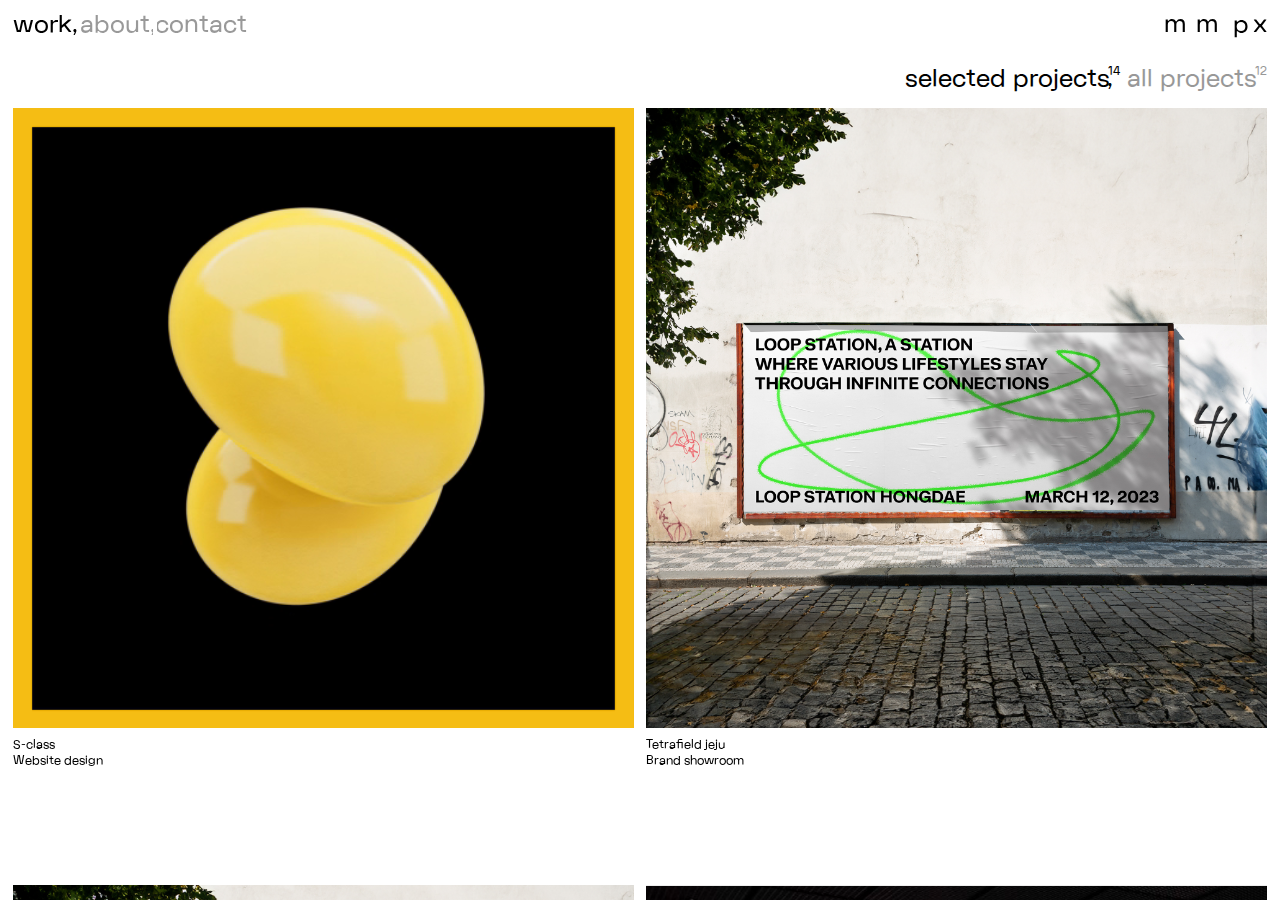
<file: index.html>
<!DOCTYPE html>
<html lang="ko">

<head>
    <meta charset="UTF-8">
    <meta name="Author" content="mmpx" />
    <meta name="description" content="mmpx is a multidimensional creative studio specialised in the fields of design and visual arts.">
    <meta name="keywords" content="브랜드 디자인, 미디어 아트, 웹 디자인, UI/UX 디자인, Brand Design, Media art, Web design, UI/UX design">
    <meta name="viewport" content="user-scalable=no, width=device-width, initial-scale=1, maximum-scale=1, minimum-scale=1" />
    <meta http-equiv="X-UA-Compatible" content="IE=edge" />
    <link rel="shortcut icon" href="" type="image/x-icon">
	<!-- sns link -->
	<meta name="og:site_name" content="mmpx" />
	<meta name="og:title" content="mmpx - a multidimensional creative studio">
	<meta name="og:description" content="mmpx is a multidimensional creative studio specialised in the fields of design and visual arts.">
	<meta name="og:type" content="website"> 
	<meta name="og:url" content="mmpx.kr">
    <meta name="og:image" content="img/mmpx.png"> 
    <meta name="format-detection" content="telephone=no">
    <!--[if lt IE 9]>
    <script src="http://html5shim.googlecode.com/svn/trunk/html5.js"></script>
    <script src="http://css3-mediaqueries-js.googlecode.com/svn/trunk/css3-mediaqueries.js"></script>
    <![endif]-->
    <title>mmpx - a multidimensional creative studio</title>
	<link rel="stylesheet" href="css/style.css" />
</head>
<!-- Google tag (gtag.js) -->
<!-- 
<script async src="https://www.googletagmanager.com/gtag/js?id=G-5K5K3SK7DP"></script>
<script>
window.dataLayer = window.dataLayer || [];
function gtag(){dataLayer.push(arguments);}
gtag('js', new Date());

gtag('config', 'G-5K5K3SK7DP');
</script>
-->
<body>
	<div class="loading-container">
		<div class="loading-screen"></div>
	</div>
	
	
  <!-- Better to wrap barba container as close as possible -->
  <div id="wrapper" data-barba="wrapper" >
	
	<button type="button" class="menu">
		<span class="navTrigger"><i></i><i></i><i></i></span>
	</button>
	<header id="header">
		<nav class="main-navigation nav-hide">
			<ul>
				<li><a href="index.html"><span><em class="shuffleText-menu">work</em>,</span></a></li>
				<li><a href="about.html"><span><em class="shuffleText-menu">about</em>,</span></a></li>
				<li><a href="contact.html"><span><em class="shuffleText-menu">contact</em></span></a></li>
			</ul>
			<h1><a href="index.html"><span><em class="shuffleText-menu">m&nbsp;&nbsp;m&nbsp;&nbsp;&nbsp;p&nbsp;x</em></span></a></h1>
			
		</nav>
		<div class="bg"><button type="button" class="close shuffleText-menu">close</button></div>
	</header>
    <!-- Only this section changes on link navigation -->
    <section class="contents-wrap" data-barba="container" data-barba-namespace="index">
		<h1><a href="index.html">m&nbsp;&nbsp;m&nbsp;&nbsp;&nbsp;p&nbsp;x</a></h1>
		<article class="contents">
			<div class="project-type top">
				<ul>
					<li class="selected active"><a href="javascript:void(0);"><p class="shuffleText">selected projects</p><em>,</em><span>00</span></a></li>
					<li class="all"><a href="javascript:void(0);"><p class="shuffleText">all projects</p><span>00</span></a></li>
				</ul>
			</div>
			<div class="work-wrap">
				<div class="work-list selected">
					<div class="grid-item">
						<dl class="thumb">
							<dt>
								<a href="detail.html">
									<video poster="" loop="true" muted="true" width="100%" height="100%" autoplay="autoplay" playsinline>
										<source src="img/thumb/@video-work-02.mp4" type="video/mp4" />
									</video>
								</a>
							</dt>
							<dd class="title ">S-class</dd>
							<dd class="cate ">Website design</dd>
						</dl>
					</div>
					<div class="grid-item">
						<dl class="thumb">
							<dt><a href="detail-notitle.html"><img src="img/thumb/@img-work-01.jpg" alt=""></a></dt>
							<dd class="title">Tetrafield jeju </dd>
							<dd class="cate">Brand showroom</dd>
						</dl>
					</div>
					<div class="grid-item">
						<dl class="thumb">
							<dt><a href="#"><img src="img/thumb/@img-work-01.jpg" alt=""></a></dt>
							<dd class="title">Tetrafield jeju </dd>
							<dd class="cate">Brand showroom</dd>
						</dl>
					</div>
					<div class="grid-item">
						<dl class="thumb">
							<dt><a href="#"><img src="img/thumb/@img-work-02.png" alt=""></a></dt>
							<dd class="title">Tetrafield jeju </dd>
							<dd class="cate">Brand showroom</dd>
						</dl>
					</div>
					<div class="grid-item">
						<dl class="thumb">
							<dt><a href="#"><img src="img/thumb/@img-work-02.png" alt=""></a></dt>
							<dd class="title">Tetrafield jeju </dd>
							<dd class="cate">Brand showroom</dd>
						</dl>
					</div>
					<div class="grid-item blank"></div>
					<div class="grid-item">
						<dl class="thumb">
							<dt><a href="#"><img src="img/thumb/@img-work-01.jpg" alt=""></a></dt>
							<dd class="title">Tetrafield jeju </dd>
							<dd class="cate">Brand showroom</dd>
						</dl>
					</div>
					
					<div class="grid-item">
						<dl class="thumb">
							<dt>
								<a href="#">
									<video poster="" loop="true" muted="true" width="100%" height="100%" autoplay="autoplay" playsinline>
										<source src="img/thumb/@video-work-02.mp4" type="video/mp4" />
									</video>
								</a>
							</dt>
							<dd class="title">Genesis scottich open</dd>
							<dd class="cate">Celebration flim</dd>
						</dl>
					</div>
					<div class="grid-item">
						<dl class="thumb">
							<dt><a href="#"><img src="img/thumb/@img-work-01.jpg" alt=""></a></dt>
							<dd class="title">Tetrafield jeju </dd>
							<dd class="cate">Brand showroom</dd>
						</dl>
					</div>
					<div class="grid-item blank"></div>
					<div class="grid-item">
						<dl class="thumb">
							<dt><a href="#"><img src="img/thumb/@img-work-04.png" alt=""></a></dt>
							<dd class="title">Genesis CMF experience</dd>
							<dd class="cate">Digital content</dd>
						</dl>
					</div>
					<div class="grid-item">
						<dl class="thumb">
							<dt><a href="detail.html"><img src="img/thumb/@img-work-01.png" alt=""></a></dt>
							<dd class="title">S-class</dd>
							<dd class="cate">Website design</dd>
						</dl>
					</div>
					<div class="grid-item blank"></div>
					<div class="grid-item">
						<dl class="thumb">
							<dt>
								<a href="#">
									<video poster="" loop="true" muted="true" width="100%" height="100%" autoplay="autoplay" playsinline>
										<source src="img/thumb/@video-work-02.mp4" type="video/mp4" />
									</video>
								</a>
							</dt>
							<dd class="title">Genesis scottich open</dd>
							<dd class="cate">Celebration flim</dd>
						</dl>
					</div>
					<div class="grid-item">
						<dl class="thumb">
							<dt><a href="#"><img src="img/thumb/@img-work-02.png" alt=""></a></dt>
							<dd class="title">Tetrafield jeju </dd>
							<dd class="cate">Brand showroom</dd>
						</dl>
					</div>
					<div class="grid-item blank"></div>
					<div class="grid-item">
						<dl class="thumb">
							<dt><a href="#"><img src="img/thumb/@img-work-01.png" alt=""></a></dt>
							<dd class="title">Genesis scottich open</dd>
							<dd class="cate">Celebration flim</dd>
						</dl>
					</div>
					<div class="grid-item blank"></div>
					<div class="grid-item">
						<dl class="thumb">
							<dt><a href="detail-notitle.html"><img src="img/thumb/@img-work-01.png" alt=""></a></dt>
							<dd class="title">Genesis scottich open</dd>
							<dd class="cate">Celebration flim</dd>
						</dl>
					</div>
				</div>
			</div>
			<div class="project-type bottom">
				<ul>
					<li class="selected"><a href="javascript:void(0);"><p class="shuffleText">selected projects</p><em>,</em><span>00</span></a></li>
					<li class="all active"><a href="javascript:void(0);"><p class="shuffleText">all projects</p><span>00</span></a></li>
				</ul>
			</div>
			<div class="filter-block">
				<div class="title"><button type="button" data-filter="*"><img src="img/ico-plus.svg" alt=""><p><span class="shuffleText">Filters</span><span class="shuffleText">Close</span></p></button></div>
				<div class="filter-list">
					<ul class="button-group filters-button-group">
						<li><button type="button" data-filter=".identity">Brand identity</button></li>
						<li><button type="button" data-filter=".application">Brand application</button></li>
						<li><button type="button" data-filter=".guidelines">Design guidelines</button></li>
						<li><button type="button" data-filter=".packagedesign">Package design</button></li>
						<li><button type="button" data-filter=".Typeface">Typeface</button></li>
						<li><button type="button" data-filter=".direction">Art direction</button></li>

						<li><button type="button" data-filter=".experience">Digital experience</button></li>
						<li><button type="button" data-filter=".strategy">Digital strategy</button></li>
						<li><button type="button" data-filter=".art">Media art</button></li>
						<li><button type="button" data-filter=".graphic">Motion graphic</button></li>
						<li><button type="button" data-filter=".web">Web & Mobile</button></li>
						<li><button type="button" data-filter=".uidesign">UX/UI design</button></li>

						<li><button type="button" data-filter=".concept">Concept design</button></li>
						<li><button type="button" data-filter=".lab">Design lab</button></li>
						<li><button type="button" data-filter=".solution">Our solution</button></li>
					</ul>
				</div>
			</div>
			<div class="work-wrap">
				<div class="work-list all-item">
					<div class="grid-item identity">
						<div class="line">
							<div class="title">
								<dl>
									<dt>Metavity Metavity  Metavity Metavity Metavity Metavity Metavity Metavity Metavity Metavity Metavity Metavity Metavity</dt>
									<dd>Brand Identity</dd>
								</dl>
								<p class="select"><span>Selected</span></p>
								<p class="open"><button type="button"><img src="img/ico-close-p.svg" alt=""> <img src="img/ico-open.svg" alt=""></button></p>
							</div>
							<div class="slider">
								<div class="swiper work-slider">
									<div class="swiper-wrapper">
										<div class="swiper-slide"><img src="img/thumb/@img-work-01-l.png" alt=""></div>
										<div class="swiper-slide">
											<video poster="" loop="true" muted="true" width="100%" height="100%" autoplay="autoplay" playsinline>
												<source src="img/thumb/@video-work-02.mp4" type="video/mp4" />
											</video>
										</div>
										<div class="swiper-slide"><img src="img/thumb/@img-work-03-l.png" alt=""></div>
										<div class="swiper-slide"><img src="img/thumb/@img-work-04-l.png" alt=""></div>
									</div>
									<div class="work-type">
										<p class="type">Image</p>
										<div class="swiper-pagination"></div>
										<div class="control">
											<div class="swiper-button-prev">Prev</div>
											<div class="dash"></div>
											<div class="swiper-button-next">Next</div>
										</div>
									</div>
								</div>
								<p class="more"><a href="#"><span>Learn more</span> <img src="img/ico-arrow.svg" alt=""></a></p>
							</div>
							
						</div>
					</div>
					<div class="grid-item ">
						<div class="line">
							<div class="title">
								<dl>
									<dt>Genesis London Battersea</dt>
									<dd>Digital Space, Digital Consulting</dd>
								</dl>
								<p class="select"><span>Selected</span></p>
								<p class="open"><button type="button"><img src="img/ico-close-p.svg" alt=""> <img src="img/ico-open.svg" alt=""></button></p>
							</div>
						</div>
					</div>
					<div class="grid-item concept strategy">
						<div class="line">
							<div class="title">
								<dl>
									<dt>Loopstation Genesis London Battersea Genesis London Battersea</dt>
									<dd>Brand Identity</dd>
								</dl>
								<p class="select"><span>Selected</span></p>
								<p class="open"><button type="button"><img src="img/ico-close-p.svg" alt=""> <img src="img/ico-open.svg" alt=""></button></p>
							</div>
							<div class="slider">
								<div class="swiper work-slider">
									<div class="swiper-wrapper">
										<div class="swiper-slide">
											<video poster="" loop="true" muted="true" width="100%" height="100%" autoplay="autoplay" playsinline>
												<source src="img/thumb/@video-work-02.mp4" type="video/mp4" />
											</video>
										</div>
									<div class="swiper-slide"><img src="img/thumb/@img-work-02-l.png" alt=""></div>
									<div class="swiper-slide"><img src="img/thumb/@img-work-03-l.png" alt=""></div>
									</div>
									<div class="work-type">
										<p class="type">Image</p>
										<div class="swiper-pagination"></div>
										<div class="control">
											<div class="swiper-button-prev">Prev</div>
											<div class="dash"></div>
											<div class="swiper-button-next">Next</div>
										</div>
									</div>
								</div>
								<p class="more"></p><!-- a 태그 없을시 최소 높이값 설정 -->
							</div>
						</div>
					</div>
					<div class="grid-item identity">
						<div class="line">
							<div class="title">
								<dl>
									<dt>Metavity</dt>
									<dd>Brand Strategy, Brand Identity</dd>
								</dl>
								<p class="select"><span>Selected</span></p>
								<p class="open"><button type="button"><img src="img/ico-close-p.svg" alt=""> <img src="img/ico-open.svg" alt=""></button></p>
							</div>
							<div class="slider">
								<div class="swiper work-slider">
									<div class="swiper-wrapper">
										<div class="swiper-slide"><img src="img/thumb/@img-work-01-l.png" alt=""></div>
										<div class="swiper-slide">
											<video poster="" loop="true" muted="true" width="100%" height="100%" autoplay="autoplay" playsinline>
												<source src="img/thumb/@video-work-02.mp4" type="video/mp4" />
											</video>
										</div>
										<div class="swiper-slide"><img src="img/thumb/@img-work-03-l.png" alt=""></div>
										<div class="swiper-slide"><img src="img/thumb/@img-work-04-l.png" alt=""></div>
									</div>
									<div class="work-type">
										<p class="type">Image</p>
										<div class="swiper-pagination"></div>
										<div class="control">
											<div class="swiper-button-prev">Prev</div>
											<div class="dash"></div>
											<div class="swiper-button-next">Next</div>
										</div>
									</div>
								</div>
								<p class="more"></p>
							</div>
							
						</div>
					</div>
					<div class="grid-item">
						<div class="line">
							<div class="title">
								<dl>
									<dt>Genesis London Battersea</dt>
									<dd>Digital Space, Digital Consulting</dd>
								</dl>
								<p class="select"><span>Selected</span></p>
								<p class="open"><button type="button"><img src="img/ico-close-p.svg" alt=""> <img src="img/ico-open.svg" alt=""></button></p>
							</div>
						</div>
					</div>
					<div class="grid-item concept">
						<div class="line">
							<div class="title">
								<dl>
									<dt>Loopstation Genesis London Battersea Genesis London Battersea</dt>
									<dd>Brand Identity</dd>
								</dl>
								<p class="select"><span>Selected</span></p>
								<p class="open"><button type="button"><img src="img/ico-close-p.svg" alt=""> <img src="img/ico-open.svg" alt=""></button></p>
							</div>
							<div class="slider">
								<div class="swiper work-slider">
									<div class="swiper-wrapper">
										<div class="swiper-slide">
											<video poster="" loop="true" muted="true" width="100%" height="100%" autoplay="autoplay" playsinline>
												<source src="img/thumb/@video-work-02.mp4" type="video/mp4" />
											</video>
										</div>
									<div class="swiper-slide"><img src="img/thumb/@img-work-02-l.png" alt=""></div>
									<div class="swiper-slide"><img src="img/thumb/@img-work-03-l.png" alt=""></div>
									</div>
									<div class="work-type">
										<p class="type">Image</p>
										<div class="swiper-pagination"></div>
										<div class="control">
											<div class="swiper-button-prev">Prev</div>
											<div class="dash"></div>
											<div class="swiper-button-next">Next</div>
										</div>
									</div>
								</div>
								<p class="more"><a href="#"><span>Learn more</span> <img src="img/ico-arrow.svg" alt=""></a></p>
							</div>
						</div>
					</div>
					<div class="grid-item application">
						<div class="line">
							<div class="title">
								<dl>
									<dt>Genesis London Battersea</dt>
									<dd>Digital Space, Digital Consulting</dd>
								</dl>
								<p class="select"><span>Selected</span></p>
								<p class="open"><button type="button"><img src="img/ico-close-p.svg" alt=""> <img src="img/ico-open.svg" alt=""></button></p>
							</div>
						</div>
					</div>
					<div class="grid-item strategy">
						<div class="line">
							<div class="title">
								<dl>
									<dt>Loopstation Genesis London Battersea Genesis London Battersea</dt>
									<dd>Brand Identity</dd>
								</dl>
								<p class="select"><span>Selected</span></p>
								<p class="open"><button type="button"><img src="img/ico-close-p.svg" alt=""> <img src="img/ico-open.svg" alt=""></button></p>
							</div>
							<div class="slider">
								<div class="swiper work-slider">
									<div class="swiper-wrapper">
										<div class="swiper-slide">
											<video poster="" loop="true" muted="true" width="100%" height="100%" autoplay="autoplay" playsinline>
												<source src="img/thumb/@video-work-02.mp4" type="video/mp4" />
											</video>
										</div>
									<div class="swiper-slide"><img src="img/thumb/@img-work-02-l.png" alt=""></div>
									<div class="swiper-slide"><img src="img/thumb/@img-work-03-l.png" alt=""></div>
									</div>
									<div class="work-type">
										<p class="type">Image</p>
										<div class="swiper-pagination"></div>
										<div class="control">
											<div class="swiper-button-prev">Prev</div>
											<div class="dash"></div>
											<div class="swiper-button-next">Next</div>
										</div>
									</div>
								</div>
								<p class="more"><a href="#"><span>Learn more</span> <img src="img/ico-arrow.svg" alt=""></a></p>
							</div>
						</div>
					</div>
					<div class="grid-item guidelines">
						<div class="line">
							<div class="title">
								<dl>
									<dt>Genesis London Battersea</dt>
									<dd>Digital Space, Digital Consulting</dd>
								</dl>
								<p class="select"><span>Selected</span></p>
								<p class="open"><button type="button"><img src="img/ico-close-p.svg" alt=""> <img src="img/ico-open.svg" alt=""></button></p>
							</div>
						</div>
					</div>
					<div class="grid-item packagedesign">
						<div class="line">
							<div class="title">
								<dl>
									<dt>Loopstation Genesis London Battersea Genesis London Battersea</dt>
									<dd>Brand Identity</dd>
								</dl>
								<p class="select"><span>Selected</span></p>
								<p class="open"><button type="button"><img src="img/ico-close-p.svg" alt=""> <img src="img/ico-open.svg" alt=""></button></p>
							</div>
							<div class="slider">
								<div class="swiper work-slider">
									<div class="swiper-wrapper">
										<div class="swiper-slide">
											<video poster="" loop="true" muted="true" width="100%" height="100%" autoplay="autoplay" playsinline>
												<source src="img/thumb/@video-work-02.mp4" type="video/mp4" />
											</video>
										</div>
									<div class="swiper-slide"><img src="img/thumb/@img-work-02-l.png" alt=""></div>
									<div class="swiper-slide"><img src="img/thumb/@img-work-03-l.png" alt=""></div>
									</div>
									<div class="work-type">
										<p class="type">Image</p>
										<div class="swiper-pagination"></div>
										<div class="control">
											<div class="swiper-button-prev">Prev</div>
											<div class="dash"></div>
											<div class="swiper-button-next">Next</div>
										</div>
									</div>
								</div>
								<p class="more"><a href="#"><span>Learn more</span> <img src="img/ico-arrow.svg" alt=""></a></p>
							</div>
						</div>
					</div>
					<div class="grid-item Typeface">
						<div class="line">
							<div class="title">
								<dl>
									<dt>Genesis London Battersea</dt>
									<dd>Digital Space, Digital Consulting</dd>
								</dl>
								<p class="select"><span>Selected</span></p>
								<p class="open"><button type="button"><img src="img/ico-close-p.svg" alt=""> <img src="img/ico-open.svg" alt=""></button></p>
							</div>
						</div>
					</div>
					<div class="grid-item direction art">
						<div class="line">
							<div class="title">
								<dl>
									<dt>Loopstation Genesis London Battersea Genesis London Battersea</dt>
									<dd>Brand Identity</dd>
								</dl>
								<p class="select"><span>Selected</span></p>
								<p class="open"><button type="button"><img src="img/ico-close-p.svg" alt=""> <img src="img/ico-open.svg" alt=""></button></p>
							</div>
							<div class="slider">
								<div class="swiper work-slider">
									<div class="swiper-wrapper">
										<div class="swiper-slide">
											<video poster="" loop="true" muted="true" width="100%" height="100%" autoplay="autoplay" playsinline>
												<source src="img/thumb/@video-work-02.mp4" type="video/mp4" />
											</video>
										</div>
									<div class="swiper-slide"><img src="img/thumb/@img-work-02-l.png" alt=""></div>
									<div class="swiper-slide"><img src="img/thumb/@img-work-03-l.png" alt=""></div>
									</div>
									<div class="work-type">
										<p class="type">Image</p>
										<div class="swiper-pagination"></div>
										<div class="control">
											<div class="swiper-button-prev">Prev</div>
											<div class="dash"></div>
											<div class="swiper-button-next">Next</div>
										</div>
									</div>
								</div>
								<p class="more"><a href="#"><span>Learn more</span> <img src="img/ico-arrow.svg" alt=""></a></p>
							</div>
						</div>
					</div>
				</div>
			</div>
			<div class="work-thumb image"><img src="img/img-work.jpg" alt=""></div>
			<footer class="footer">
				<h1>© 2024 mmpx inc.</h1>
				<ul>
					<li><a class="shuffleText" href="http://www.naver.com">behance</a></li>
					<li><a class="shuffleText" href="#">instagram</a></li>
				</ul>
			</footer>
		</article>
		
    </section>
	
  </div>
</body>
<script src="js/jquery-3.3.1.min.js"></script>
<script src="js/barba.umd.js"></script>
<script src="js/imagesloaded.pkgd.min.js"></script>
<script src="js/gsap.min.js"></script>
<script src="js/ScrollTrigger.min.js"></script>
<script src="js/swiper-bundle.min.js"></script>
<script src="js/isotope.pkgd.min.js"></script>
<script src="js/locomotive-scroll.min.js"></script>
<script src="js/ScrollToPlugin3.min.js"></script>
<script src="js/ui.js"></script>
</html>
</file>
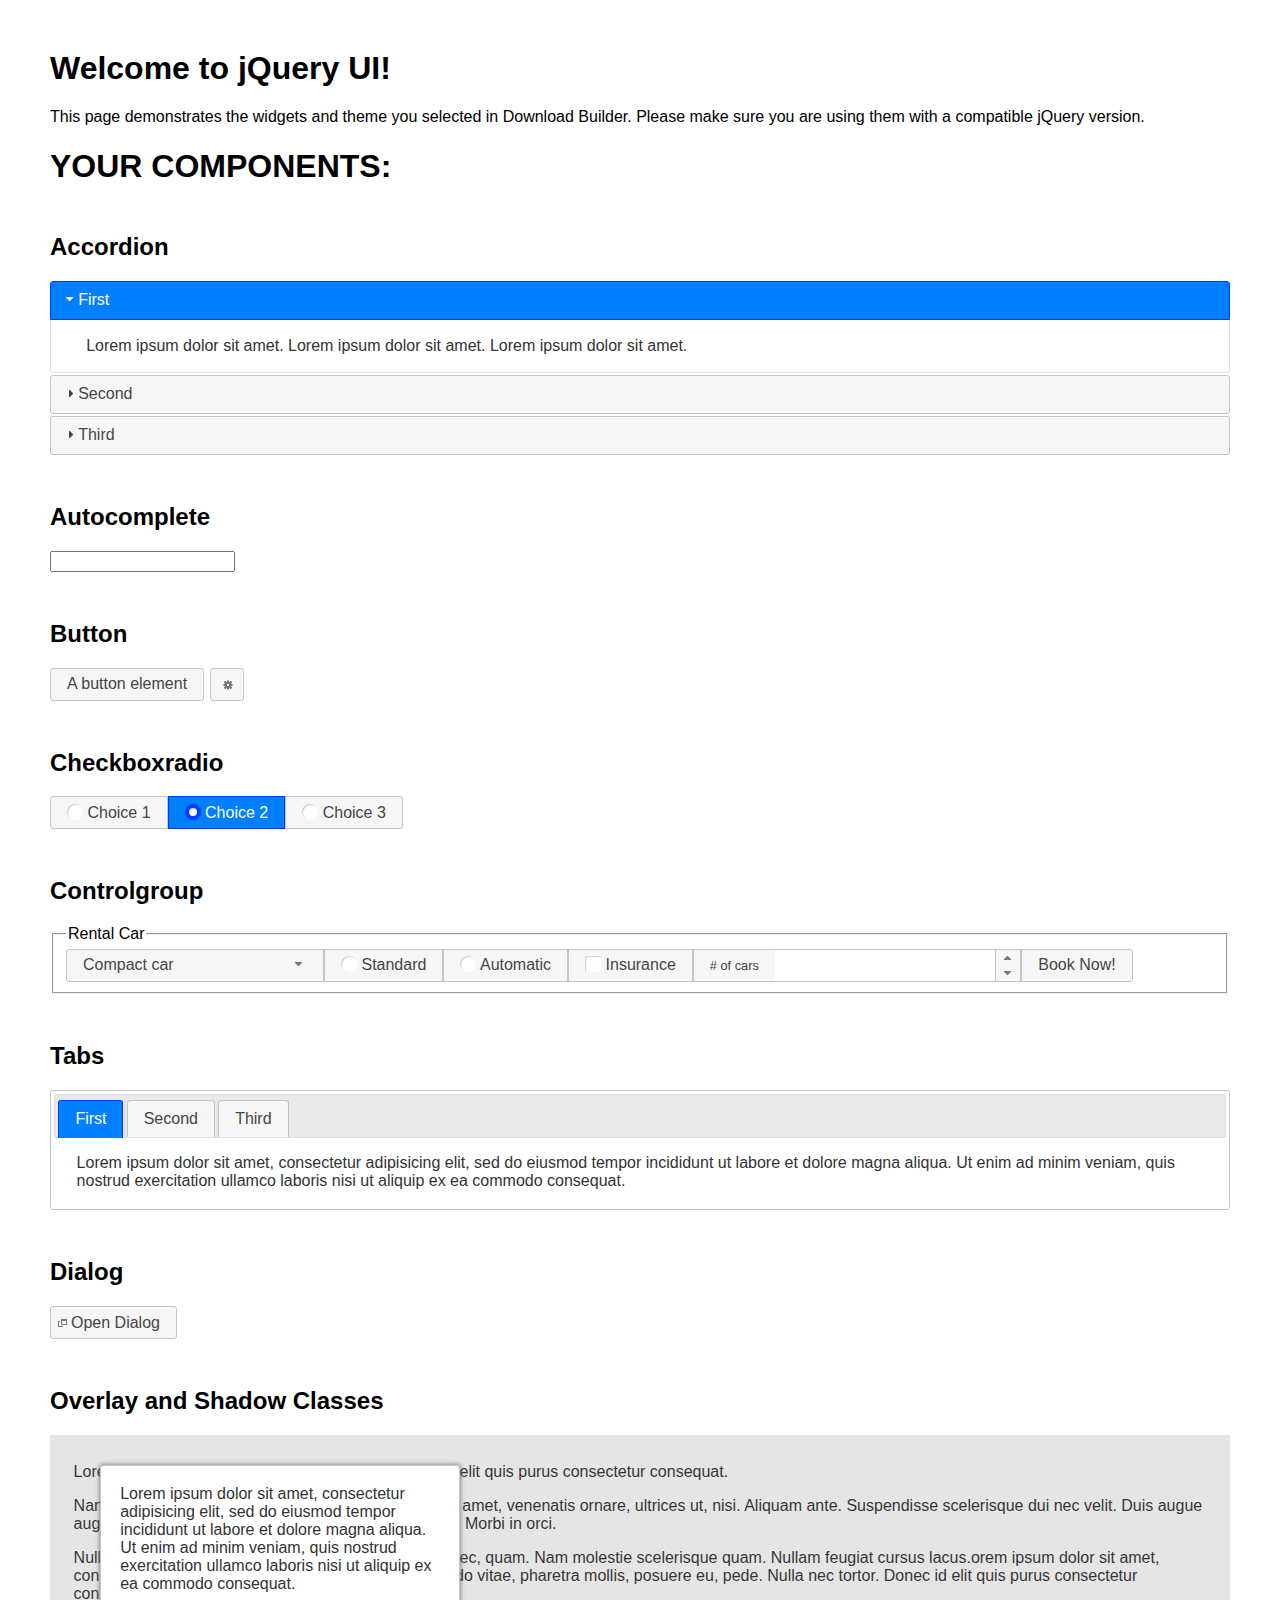
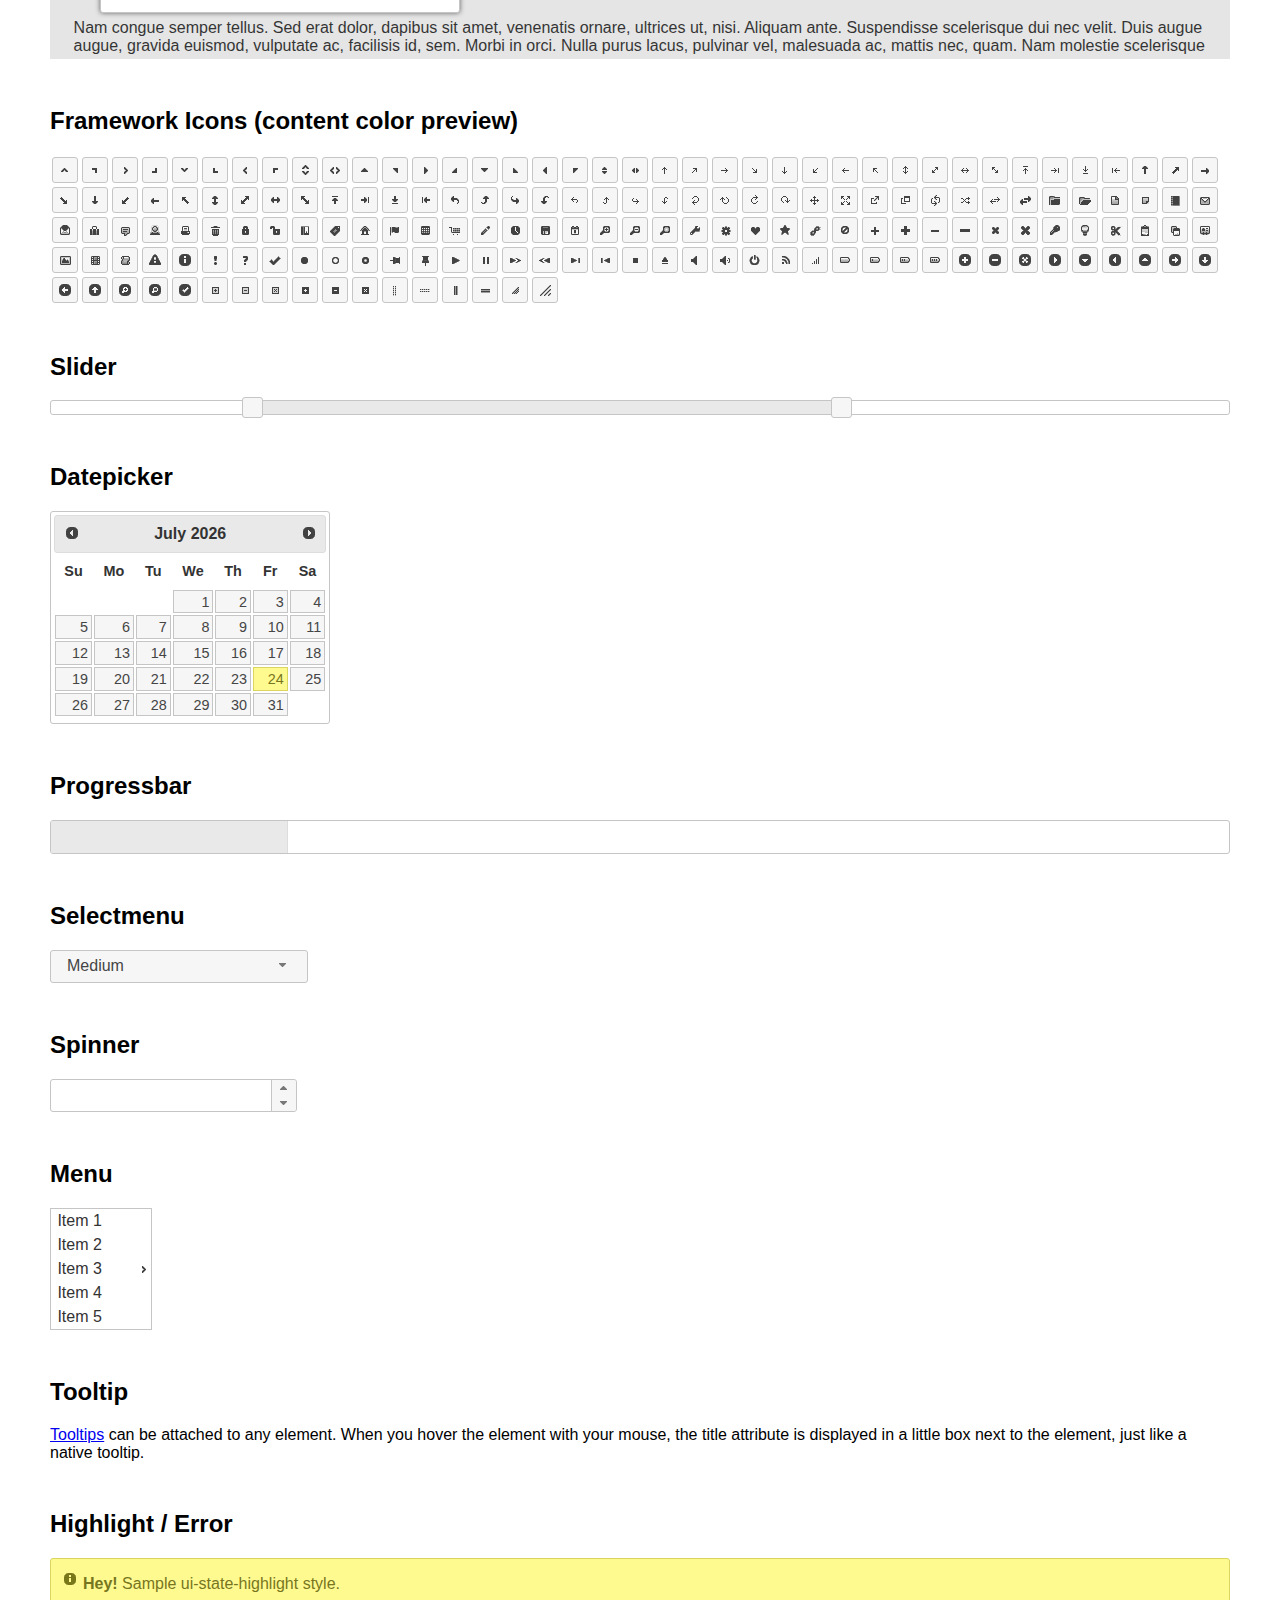
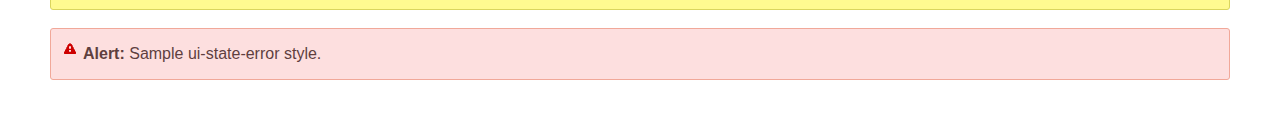
<file: js/jquery-ui/index.html>
<!doctype html>
<html lang="us">
<head>
	<meta charset="utf-8">
	<title>jQuery UI Example Page</title>
	<link href="jquery-ui.css" rel="stylesheet">
	<style>
	body{
		font-family: "Trebuchet MS", sans-serif;
		margin: 50px;
	}
	.demoHeaders {
		margin-top: 2em;
	}
	#dialog-link {
		padding: .4em 1em .4em 20px;
		text-decoration: none;
		position: relative;
	}
	#dialog-link span.ui-icon {
		margin: 0 5px 0 0;
		position: absolute;
		left: .2em;
		top: 50%;
		margin-top: -8px;
	}
	#icons {
		margin: 0;
		padding: 0;
	}
	#icons li {
		margin: 2px;
		position: relative;
		padding: 4px 0;
		cursor: pointer;
		float: left;
		list-style: none;
	}
	#icons span.ui-icon {
		float: left;
		margin: 0 4px;
	}
	.fakewindowcontain .ui-widget-overlay {
		position: absolute;
	}
	select {
		width: 200px;
	}
	</style>
</head>
<body>

<h1>Welcome to jQuery UI!</h1>

<div class="ui-widget">
	<p>This page demonstrates the widgets and theme you selected in Download Builder. Please make sure you are using them with a compatible jQuery version.</p>
</div>

<h1>YOUR COMPONENTS:</h1>

<!-- Accordion -->
<h2 class="demoHeaders">Accordion</h2>
<div id="accordion">
	<h3>First</h3>
	<div>Lorem ipsum dolor sit amet. Lorem ipsum dolor sit amet. Lorem ipsum dolor sit amet.</div>
	<h3>Second</h3>
	<div>Phasellus mattis tincidunt nibh.</div>
	<h3>Third</h3>
	<div>Nam dui erat, auctor a, dignissim quis.</div>
</div>

<!-- Autocomplete -->
<h2 class="demoHeaders">Autocomplete</h2>
<div>
	<input id="autocomplete" title="type &quot;a&quot;">
</div>

<!-- Button -->
<h2 class="demoHeaders">Button</h2>
<button id="button">A button element</button>
<button id="button-icon">An icon-only button</button>

<!-- Checkboxradio -->
<h2 class="demoHeaders">Checkboxradio</h2>
<form style="margin-top: 1em;">
	<div id="radioset">
		<input type="radio" id="radio1" name="radio"><label for="radio1">Choice 1</label>
		<input type="radio" id="radio2" name="radio" checked="checked"><label for="radio2">Choice 2</label>
		<input type="radio" id="radio3" name="radio"><label for="radio3">Choice 3</label>
	</div>
</form>

<!-- Controlgroup -->
<h2 class="demoHeaders">Controlgroup</h2>
<fieldset>
	<legend>Rental Car</legend>
	<div id="controlgroup">
		<select id="car-type">
			<option>Compact car</option>
			<option>Midsize car</option>
			<option>Full size car</option>
			<option>SUV</option>
			<option>Luxury</option>
			<option>Truck</option>
			<option>Van</option>
		</select>
		<label for="transmission-standard">Standard</label>
		<input type="radio" name="transmission" id="transmission-standard">
		<label for="transmission-automatic">Automatic</label>
		<input type="radio" name="transmission" id="transmission-automatic">
		<label for="insurance">Insurance</label>
		<input type="checkbox" name="insurance" id="insurance">
		<label for="horizontal-spinner" class="ui-controlgroup-label"># of cars</label>
		<input id="horizontal-spinner" class="ui-spinner-input">
		<button>Book Now!</button>
	</div>
</fieldset>

<!-- Tabs -->
<h2 class="demoHeaders">Tabs</h2>
<div id="tabs">
	<ul>
		<li><a href="#tabs-1">First</a></li>
		<li><a href="#tabs-2">Second</a></li>
		<li><a href="#tabs-3">Third</a></li>
	</ul>
	<div id="tabs-1">Lorem ipsum dolor sit amet, consectetur adipisicing elit, sed do eiusmod tempor incididunt ut labore et dolore magna aliqua. Ut enim ad minim veniam, quis nostrud exercitation ullamco laboris nisi ut aliquip ex ea commodo consequat.</div>
	<div id="tabs-2">Phasellus mattis tincidunt nibh. Cras orci urna, blandit id, pretium vel, aliquet ornare, felis. Maecenas scelerisque sem non nisl. Fusce sed lorem in enim dictum bibendum.</div>
	<div id="tabs-3">Nam dui erat, auctor a, dignissim quis, sollicitudin eu, felis. Pellentesque nisi urna, interdum eget, sagittis et, consequat vestibulum, lacus. Mauris porttitor ullamcorper augue.</div>
</div>

<h2 class="demoHeaders">Dialog</h2>
<p>
	<button id="dialog-link" class="ui-button ui-corner-all ui-widget">
		<span class="ui-icon ui-icon-newwin"></span>Open Dialog
	</button>
</p>

<h2 class="demoHeaders">Overlay and Shadow Classes</h2>
<div style="position: relative; width: 96%; height: 200px; padding:1% 2%; overflow:hidden;" class="fakewindowcontain">
	<p>Lorem ipsum dolor sit amet,  Nulla nec tortor. Donec id elit quis purus consectetur consequat. </p><p>Nam congue semper tellus. Sed erat dolor, dapibus sit amet, venenatis ornare, ultrices ut, nisi. Aliquam ante. Suspendisse scelerisque dui nec velit. Duis augue augue, gravida euismod, vulputate ac, facilisis id, sem. Morbi in orci. </p><p>Nulla purus lacus, pulvinar vel, malesuada ac, mattis nec, quam. Nam molestie scelerisque quam. Nullam feugiat cursus lacus.orem ipsum dolor sit amet, consectetur adipiscing elit. Donec libero risus, commodo vitae, pharetra mollis, posuere eu, pede. Nulla nec tortor. Donec id elit quis purus consectetur consequat. </p><p>Nam congue semper tellus. Sed erat dolor, dapibus sit amet, venenatis ornare, ultrices ut, nisi. Aliquam ante. Suspendisse scelerisque dui nec velit. Duis augue augue, gravida euismod, vulputate ac, facilisis id, sem. Morbi in orci. Nulla purus lacus, pulvinar vel, malesuada ac, mattis nec, quam. Nam molestie scelerisque quam. </p><p>Nullam feugiat cursus lacus.orem ipsum dolor sit amet, consectetur adipiscing elit. Donec libero risus, commodo vitae, pharetra mollis, posuere eu, pede. Nulla nec tortor. Donec id elit quis purus consectetur consequat. Nam congue semper tellus. Sed erat dolor, dapibus sit amet, venenatis ornare, ultrices ut, nisi. Aliquam ante. </p><p>Suspendisse scelerisque dui nec velit. Duis augue augue, gravida euismod, vulputate ac, facilisis id, sem. Morbi in orci. Nulla purus lacus, pulvinar vel, malesuada ac, mattis nec, quam. Nam molestie scelerisque quam. Nullam feugiat cursus lacus.orem ipsum dolor sit amet, consectetur adipiscing elit. Donec libero risus, commodo vitae, pharetra mollis, posuere eu, pede. Nulla nec tortor. Donec id elit quis purus consectetur consequat. Nam congue semper tellus. Sed erat dolor, dapibus sit amet, venenatis ornare, ultrices ut, nisi. </p>

	<!-- ui-dialog -->
	<div class="ui-widget-overlay ui-front"></div>
	<div style="position: absolute; width: 320px; left: 50px; top: 30px; padding: 1.2em" class="ui-widget ui-front ui-widget-content ui-corner-all ui-widget-shadow">
		Lorem ipsum dolor sit amet, consectetur adipisicing elit, sed do eiusmod tempor incididunt ut labore et dolore magna aliqua. Ut enim ad minim veniam, quis nostrud exercitation ullamco laboris nisi ut aliquip ex ea commodo consequat.
	</div>

</div>

<!-- ui-dialog -->
<div id="dialog" title="Dialog Title">
	<p>Lorem ipsum dolor sit amet, consectetur adipisicing elit, sed do eiusmod tempor incididunt ut labore et dolore magna aliqua. Ut enim ad minim veniam, quis nostrud exercitation ullamco laboris nisi ut aliquip ex ea commodo consequat.</p>
</div>


<h2 class="demoHeaders">Framework Icons (content color preview)</h2>
<ul id="icons" class="ui-widget ui-helper-clearfix">
	<li class="ui-state-default ui-corner-all" title=".ui-icon-caret-1-n"><span class="ui-icon ui-icon-caret-1-n"></span></li>
	<li class="ui-state-default ui-corner-all" title=".ui-icon-caret-1-ne"><span class="ui-icon ui-icon-caret-1-ne"></span></li>
	<li class="ui-state-default ui-corner-all" title=".ui-icon-caret-1-e"><span class="ui-icon ui-icon-caret-1-e"></span></li>
	<li class="ui-state-default ui-corner-all" title=".ui-icon-caret-1-se"><span class="ui-icon ui-icon-caret-1-se"></span></li>
	<li class="ui-state-default ui-corner-all" title=".ui-icon-caret-1-s"><span class="ui-icon ui-icon-caret-1-s"></span></li>
	<li class="ui-state-default ui-corner-all" title=".ui-icon-caret-1-sw"><span class="ui-icon ui-icon-caret-1-sw"></span></li>
	<li class="ui-state-default ui-corner-all" title=".ui-icon-caret-1-w"><span class="ui-icon ui-icon-caret-1-w"></span></li>
	<li class="ui-state-default ui-corner-all" title=".ui-icon-caret-1-nw"><span class="ui-icon ui-icon-caret-1-nw"></span></li>
	<li class="ui-state-default ui-corner-all" title=".ui-icon-caret-2-n-s"><span class="ui-icon ui-icon-caret-2-n-s"></span></li>
	<li class="ui-state-default ui-corner-all" title=".ui-icon-caret-2-e-w"><span class="ui-icon ui-icon-caret-2-e-w"></span></li>
	<li class="ui-state-default ui-corner-all" title=".ui-icon-triangle-1-n"><span class="ui-icon ui-icon-triangle-1-n"></span></li>
	<li class="ui-state-default ui-corner-all" title=".ui-icon-triangle-1-ne"><span class="ui-icon ui-icon-triangle-1-ne"></span></li>
	<li class="ui-state-default ui-corner-all" title=".ui-icon-triangle-1-e"><span class="ui-icon ui-icon-triangle-1-e"></span></li>
	<li class="ui-state-default ui-corner-all" title=".ui-icon-triangle-1-se"><span class="ui-icon ui-icon-triangle-1-se"></span></li>
	<li class="ui-state-default ui-corner-all" title=".ui-icon-triangle-1-s"><span class="ui-icon ui-icon-triangle-1-s"></span></li>
	<li class="ui-state-default ui-corner-all" title=".ui-icon-triangle-1-sw"><span class="ui-icon ui-icon-triangle-1-sw"></span></li>
	<li class="ui-state-default ui-corner-all" title=".ui-icon-triangle-1-w"><span class="ui-icon ui-icon-triangle-1-w"></span></li>
	<li class="ui-state-default ui-corner-all" title=".ui-icon-triangle-1-nw"><span class="ui-icon ui-icon-triangle-1-nw"></span></li>
	<li class="ui-state-default ui-corner-all" title=".ui-icon-triangle-2-n-s"><span class="ui-icon ui-icon-triangle-2-n-s"></span></li>
	<li class="ui-state-default ui-corner-all" title=".ui-icon-triangle-2-e-w"><span class="ui-icon ui-icon-triangle-2-e-w"></span></li>
	<li class="ui-state-default ui-corner-all" title=".ui-icon-arrow-1-n"><span class="ui-icon ui-icon-arrow-1-n"></span></li>
	<li class="ui-state-default ui-corner-all" title=".ui-icon-arrow-1-ne"><span class="ui-icon ui-icon-arrow-1-ne"></span></li>
	<li class="ui-state-default ui-corner-all" title=".ui-icon-arrow-1-e"><span class="ui-icon ui-icon-arrow-1-e"></span></li>
	<li class="ui-state-default ui-corner-all" title=".ui-icon-arrow-1-se"><span class="ui-icon ui-icon-arrow-1-se"></span></li>
	<li class="ui-state-default ui-corner-all" title=".ui-icon-arrow-1-s"><span class="ui-icon ui-icon-arrow-1-s"></span></li>
	<li class="ui-state-default ui-corner-all" title=".ui-icon-arrow-1-sw"><span class="ui-icon ui-icon-arrow-1-sw"></span></li>
	<li class="ui-state-default ui-corner-all" title=".ui-icon-arrow-1-w"><span class="ui-icon ui-icon-arrow-1-w"></span></li>
	<li class="ui-state-default ui-corner-all" title=".ui-icon-arrow-1-nw"><span class="ui-icon ui-icon-arrow-1-nw"></span></li>
	<li class="ui-state-default ui-corner-all" title=".ui-icon-arrow-2-n-s"><span class="ui-icon ui-icon-arrow-2-n-s"></span></li>
	<li class="ui-state-default ui-corner-all" title=".ui-icon-arrow-2-ne-sw"><span class="ui-icon ui-icon-arrow-2-ne-sw"></span></li>
	<li class="ui-state-default ui-corner-all" title=".ui-icon-arrow-2-e-w"><span class="ui-icon ui-icon-arrow-2-e-w"></span></li>
	<li class="ui-state-default ui-corner-all" title=".ui-icon-arrow-2-se-nw"><span class="ui-icon ui-icon-arrow-2-se-nw"></span></li>
	<li class="ui-state-default ui-corner-all" title=".ui-icon-arrowstop-1-n"><span class="ui-icon ui-icon-arrowstop-1-n"></span></li>
	<li class="ui-state-default ui-corner-all" title=".ui-icon-arrowstop-1-e"><span class="ui-icon ui-icon-arrowstop-1-e"></span></li>
	<li class="ui-state-default ui-corner-all" title=".ui-icon-arrowstop-1-s"><span class="ui-icon ui-icon-arrowstop-1-s"></span></li>
	<li class="ui-state-default ui-corner-all" title=".ui-icon-arrowstop-1-w"><span class="ui-icon ui-icon-arrowstop-1-w"></span></li>
	<li class="ui-state-default ui-corner-all" title=".ui-icon-arrowthick-1-n"><span class="ui-icon ui-icon-arrowthick-1-n"></span></li>
	<li class="ui-state-default ui-corner-all" title=".ui-icon-arrowthick-1-ne"><span class="ui-icon ui-icon-arrowthick-1-ne"></span></li>
	<li class="ui-state-default ui-corner-all" title=".ui-icon-arrowthick-1-e"><span class="ui-icon ui-icon-arrowthick-1-e"></span></li>
	<li class="ui-state-default ui-corner-all" title=".ui-icon-arrowthick-1-se"><span class="ui-icon ui-icon-arrowthick-1-se"></span></li>
	<li class="ui-state-default ui-corner-all" title=".ui-icon-arrowthick-1-s"><span class="ui-icon ui-icon-arrowthick-1-s"></span></li>
	<li class="ui-state-default ui-corner-all" title=".ui-icon-arrowthick-1-sw"><span class="ui-icon ui-icon-arrowthick-1-sw"></span></li>
	<li class="ui-state-default ui-corner-all" title=".ui-icon-arrowthick-1-w"><span class="ui-icon ui-icon-arrowthick-1-w"></span></li>
	<li class="ui-state-default ui-corner-all" title=".ui-icon-arrowthick-1-nw"><span class="ui-icon ui-icon-arrowthick-1-nw"></span></li>
	<li class="ui-state-default ui-corner-all" title=".ui-icon-arrowthick-2-n-s"><span class="ui-icon ui-icon-arrowthick-2-n-s"></span></li>
	<li class="ui-state-default ui-corner-all" title=".ui-icon-arrowthick-2-ne-sw"><span class="ui-icon ui-icon-arrowthick-2-ne-sw"></span></li>
	<li class="ui-state-default ui-corner-all" title=".ui-icon-arrowthick-2-e-w"><span class="ui-icon ui-icon-arrowthick-2-e-w"></span></li>
	<li class="ui-state-default ui-corner-all" title=".ui-icon-arrowthick-2-se-nw"><span class="ui-icon ui-icon-arrowthick-2-se-nw"></span></li>
	<li class="ui-state-default ui-corner-all" title=".ui-icon-arrowthickstop-1-n"><span class="ui-icon ui-icon-arrowthickstop-1-n"></span></li>
	<li class="ui-state-default ui-corner-all" title=".ui-icon-arrowthickstop-1-e"><span class="ui-icon ui-icon-arrowthickstop-1-e"></span></li>
	<li class="ui-state-default ui-corner-all" title=".ui-icon-arrowthickstop-1-s"><span class="ui-icon ui-icon-arrowthickstop-1-s"></span></li>
	<li class="ui-state-default ui-corner-all" title=".ui-icon-arrowthickstop-1-w"><span class="ui-icon ui-icon-arrowthickstop-1-w"></span></li>
	<li class="ui-state-default ui-corner-all" title=".ui-icon-arrowreturnthick-1-w"><span class="ui-icon ui-icon-arrowreturnthick-1-w"></span></li>
	<li class="ui-state-default ui-corner-all" title=".ui-icon-arrowreturnthick-1-n"><span class="ui-icon ui-icon-arrowreturnthick-1-n"></span></li>
	<li class="ui-state-default ui-corner-all" title=".ui-icon-arrowreturnthick-1-e"><span class="ui-icon ui-icon-arrowreturnthick-1-e"></span></li>
	<li class="ui-state-default ui-corner-all" title=".ui-icon-arrowreturnthick-1-s"><span class="ui-icon ui-icon-arrowreturnthick-1-s"></span></li>
	<li class="ui-state-default ui-corner-all" title=".ui-icon-arrowreturn-1-w"><span class="ui-icon ui-icon-arrowreturn-1-w"></span></li>
	<li class="ui-state-default ui-corner-all" title=".ui-icon-arrowreturn-1-n"><span class="ui-icon ui-icon-arrowreturn-1-n"></span></li>
	<li class="ui-state-default ui-corner-all" title=".ui-icon-arrowreturn-1-e"><span class="ui-icon ui-icon-arrowreturn-1-e"></span></li>
	<li class="ui-state-default ui-corner-all" title=".ui-icon-arrowreturn-1-s"><span class="ui-icon ui-icon-arrowreturn-1-s"></span></li>
	<li class="ui-state-default ui-corner-all" title=".ui-icon-arrowrefresh-1-w"><span class="ui-icon ui-icon-arrowrefresh-1-w"></span></li>
	<li class="ui-state-default ui-corner-all" title=".ui-icon-arrowrefresh-1-n"><span class="ui-icon ui-icon-arrowrefresh-1-n"></span></li>
	<li class="ui-state-default ui-corner-all" title=".ui-icon-arrowrefresh-1-e"><span class="ui-icon ui-icon-arrowrefresh-1-e"></span></li>
	<li class="ui-state-default ui-corner-all" title=".ui-icon-arrowrefresh-1-s"><span class="ui-icon ui-icon-arrowrefresh-1-s"></span></li>
	<li class="ui-state-default ui-corner-all" title=".ui-icon-arrow-4"><span class="ui-icon ui-icon-arrow-4"></span></li>
	<li class="ui-state-default ui-corner-all" title=".ui-icon-arrow-4-diag"><span class="ui-icon ui-icon-arrow-4-diag"></span></li>
	<li class="ui-state-default ui-corner-all" title=".ui-icon-extlink"><span class="ui-icon ui-icon-extlink"></span></li>
	<li class="ui-state-default ui-corner-all" title=".ui-icon-newwin"><span class="ui-icon ui-icon-newwin"></span></li>
	<li class="ui-state-default ui-corner-all" title=".ui-icon-refresh"><span class="ui-icon ui-icon-refresh"></span></li>
	<li class="ui-state-default ui-corner-all" title=".ui-icon-shuffle"><span class="ui-icon ui-icon-shuffle"></span></li>
	<li class="ui-state-default ui-corner-all" title=".ui-icon-transfer-e-w"><span class="ui-icon ui-icon-transfer-e-w"></span></li>
	<li class="ui-state-default ui-corner-all" title=".ui-icon-transferthick-e-w"><span class="ui-icon ui-icon-transferthick-e-w"></span></li>
	<li class="ui-state-default ui-corner-all" title=".ui-icon-folder-collapsed"><span class="ui-icon ui-icon-folder-collapsed"></span></li>
	<li class="ui-state-default ui-corner-all" title=".ui-icon-folder-open"><span class="ui-icon ui-icon-folder-open"></span></li>
	<li class="ui-state-default ui-corner-all" title=".ui-icon-document"><span class="ui-icon ui-icon-document"></span></li>
	<li class="ui-state-default ui-corner-all" title=".ui-icon-document-b"><span class="ui-icon ui-icon-document-b"></span></li>
	<li class="ui-state-default ui-corner-all" title=".ui-icon-note"><span class="ui-icon ui-icon-note"></span></li>
	<li class="ui-state-default ui-corner-all" title=".ui-icon-mail-closed"><span class="ui-icon ui-icon-mail-closed"></span></li>
	<li class="ui-state-default ui-corner-all" title=".ui-icon-mail-open"><span class="ui-icon ui-icon-mail-open"></span></li>
	<li class="ui-state-default ui-corner-all" title=".ui-icon-suitcase"><span class="ui-icon ui-icon-suitcase"></span></li>
	<li class="ui-state-default ui-corner-all" title=".ui-icon-comment"><span class="ui-icon ui-icon-comment"></span></li>
	<li class="ui-state-default ui-corner-all" title=".ui-icon-person"><span class="ui-icon ui-icon-person"></span></li>
	<li class="ui-state-default ui-corner-all" title=".ui-icon-print"><span class="ui-icon ui-icon-print"></span></li>
	<li class="ui-state-default ui-corner-all" title=".ui-icon-trash"><span class="ui-icon ui-icon-trash"></span></li>
	<li class="ui-state-default ui-corner-all" title=".ui-icon-locked"><span class="ui-icon ui-icon-locked"></span></li>
	<li class="ui-state-default ui-corner-all" title=".ui-icon-unlocked"><span class="ui-icon ui-icon-unlocked"></span></li>
	<li class="ui-state-default ui-corner-all" title=".ui-icon-bookmark"><span class="ui-icon ui-icon-bookmark"></span></li>
	<li class="ui-state-default ui-corner-all" title=".ui-icon-tag"><span class="ui-icon ui-icon-tag"></span></li>
	<li class="ui-state-default ui-corner-all" title=".ui-icon-home"><span class="ui-icon ui-icon-home"></span></li>
	<li class="ui-state-default ui-corner-all" title=".ui-icon-flag"><span class="ui-icon ui-icon-flag"></span></li>
	<li class="ui-state-default ui-corner-all" title=".ui-icon-calculator"><span class="ui-icon ui-icon-calculator"></span></li>
	<li class="ui-state-default ui-corner-all" title=".ui-icon-cart"><span class="ui-icon ui-icon-cart"></span></li>
	<li class="ui-state-default ui-corner-all" title=".ui-icon-pencil"><span class="ui-icon ui-icon-pencil"></span></li>
	<li class="ui-state-default ui-corner-all" title=".ui-icon-clock"><span class="ui-icon ui-icon-clock"></span></li>
	<li class="ui-state-default ui-corner-all" title=".ui-icon-disk"><span class="ui-icon ui-icon-disk"></span></li>
	<li class="ui-state-default ui-corner-all" title=".ui-icon-calendar"><span class="ui-icon ui-icon-calendar"></span></li>
	<li class="ui-state-default ui-corner-all" title=".ui-icon-zoomin"><span class="ui-icon ui-icon-zoomin"></span></li>
	<li class="ui-state-default ui-corner-all" title=".ui-icon-zoomout"><span class="ui-icon ui-icon-zoomout"></span></li>
	<li class="ui-state-default ui-corner-all" title=".ui-icon-search"><span class="ui-icon ui-icon-search"></span></li>
	<li class="ui-state-default ui-corner-all" title=".ui-icon-wrench"><span class="ui-icon ui-icon-wrench"></span></li>
	<li class="ui-state-default ui-corner-all" title=".ui-icon-gear"><span class="ui-icon ui-icon-gear"></span></li>
	<li class="ui-state-default ui-corner-all" title=".ui-icon-heart"><span class="ui-icon ui-icon-heart"></span></li>
	<li class="ui-state-default ui-corner-all" title=".ui-icon-star"><span class="ui-icon ui-icon-star"></span></li>
	<li class="ui-state-default ui-corner-all" title=".ui-icon-link"><span class="ui-icon ui-icon-link"></span></li>
	<li class="ui-state-default ui-corner-all" title=".ui-icon-cancel"><span class="ui-icon ui-icon-cancel"></span></li>
	<li class="ui-state-default ui-corner-all" title=".ui-icon-plus"><span class="ui-icon ui-icon-plus"></span></li>
	<li class="ui-state-default ui-corner-all" title=".ui-icon-plusthick"><span class="ui-icon ui-icon-plusthick"></span></li>
	<li class="ui-state-default ui-corner-all" title=".ui-icon-minus"><span class="ui-icon ui-icon-minus"></span></li>
	<li class="ui-state-default ui-corner-all" title=".ui-icon-minusthick"><span class="ui-icon ui-icon-minusthick"></span></li>
	<li class="ui-state-default ui-corner-all" title=".ui-icon-close"><span class="ui-icon ui-icon-close"></span></li>
	<li class="ui-state-default ui-corner-all" title=".ui-icon-closethick"><span class="ui-icon ui-icon-closethick"></span></li>
	<li class="ui-state-default ui-corner-all" title=".ui-icon-key"><span class="ui-icon ui-icon-key"></span></li>
	<li class="ui-state-default ui-corner-all" title=".ui-icon-lightbulb"><span class="ui-icon ui-icon-lightbulb"></span></li>
	<li class="ui-state-default ui-corner-all" title=".ui-icon-scissors"><span class="ui-icon ui-icon-scissors"></span></li>
	<li class="ui-state-default ui-corner-all" title=".ui-icon-clipboard"><span class="ui-icon ui-icon-clipboard"></span></li>
	<li class="ui-state-default ui-corner-all" title=".ui-icon-copy"><span class="ui-icon ui-icon-copy"></span></li>
	<li class="ui-state-default ui-corner-all" title=".ui-icon-contact"><span class="ui-icon ui-icon-contact"></span></li>
	<li class="ui-state-default ui-corner-all" title=".ui-icon-image"><span class="ui-icon ui-icon-image"></span></li>
	<li class="ui-state-default ui-corner-all" title=".ui-icon-video"><span class="ui-icon ui-icon-video"></span></li>
	<li class="ui-state-default ui-corner-all" title=".ui-icon-script"><span class="ui-icon ui-icon-script"></span></li>
	<li class="ui-state-default ui-corner-all" title=".ui-icon-alert"><span class="ui-icon ui-icon-alert"></span></li>
	<li class="ui-state-default ui-corner-all" title=".ui-icon-info"><span class="ui-icon ui-icon-info"></span></li>
	<li class="ui-state-default ui-corner-all" title=".ui-icon-notice"><span class="ui-icon ui-icon-notice"></span></li>
	<li class="ui-state-default ui-corner-all" title=".ui-icon-help"><span class="ui-icon ui-icon-help"></span></li>
	<li class="ui-state-default ui-corner-all" title=".ui-icon-check"><span class="ui-icon ui-icon-check"></span></li>
	<li class="ui-state-default ui-corner-all" title=".ui-icon-bullet"><span class="ui-icon ui-icon-bullet"></span></li>
	<li class="ui-state-default ui-corner-all" title=".ui-icon-radio-off"><span class="ui-icon ui-icon-radio-off"></span></li>
	<li class="ui-state-default ui-corner-all" title=".ui-icon-radio-on"><span class="ui-icon ui-icon-radio-on"></span></li>
	<li class="ui-state-default ui-corner-all" title=".ui-icon-pin-w"><span class="ui-icon ui-icon-pin-w"></span></li>
	<li class="ui-state-default ui-corner-all" title=".ui-icon-pin-s"><span class="ui-icon ui-icon-pin-s"></span></li>
	<li class="ui-state-default ui-corner-all" title=".ui-icon-play"><span class="ui-icon ui-icon-play"></span></li>
	<li class="ui-state-default ui-corner-all" title=".ui-icon-pause"><span class="ui-icon ui-icon-pause"></span></li>
	<li class="ui-state-default ui-corner-all" title=".ui-icon-seek-next"><span class="ui-icon ui-icon-seek-next"></span></li>
	<li class="ui-state-default ui-corner-all" title=".ui-icon-seek-prev"><span class="ui-icon ui-icon-seek-prev"></span></li>
	<li class="ui-state-default ui-corner-all" title=".ui-icon-seek-end"><span class="ui-icon ui-icon-seek-end"></span></li>
	<li class="ui-state-default ui-corner-all" title=".ui-icon-seek-first"><span class="ui-icon ui-icon-seek-first"></span></li>
	<li class="ui-state-default ui-corner-all" title=".ui-icon-stop"><span class="ui-icon ui-icon-stop"></span></li>
	<li class="ui-state-default ui-corner-all" title=".ui-icon-eject"><span class="ui-icon ui-icon-eject"></span></li>
	<li class="ui-state-default ui-corner-all" title=".ui-icon-volume-off"><span class="ui-icon ui-icon-volume-off"></span></li>
	<li class="ui-state-default ui-corner-all" title=".ui-icon-volume-on"><span class="ui-icon ui-icon-volume-on"></span></li>
	<li class="ui-state-default ui-corner-all" title=".ui-icon-power"><span class="ui-icon ui-icon-power"></span></li>
	<li class="ui-state-default ui-corner-all" title=".ui-icon-signal-diag"><span class="ui-icon ui-icon-signal-diag"></span></li>
	<li class="ui-state-default ui-corner-all" title=".ui-icon-signal"><span class="ui-icon ui-icon-signal"></span></li>
	<li class="ui-state-default ui-corner-all" title=".ui-icon-battery-0"><span class="ui-icon ui-icon-battery-0"></span></li>
	<li class="ui-state-default ui-corner-all" title=".ui-icon-battery-1"><span class="ui-icon ui-icon-battery-1"></span></li>
	<li class="ui-state-default ui-corner-all" title=".ui-icon-battery-2"><span class="ui-icon ui-icon-battery-2"></span></li>
	<li class="ui-state-default ui-corner-all" title=".ui-icon-battery-3"><span class="ui-icon ui-icon-battery-3"></span></li>
	<li class="ui-state-default ui-corner-all" title=".ui-icon-circle-plus"><span class="ui-icon ui-icon-circle-plus"></span></li>
	<li class="ui-state-default ui-corner-all" title=".ui-icon-circle-minus"><span class="ui-icon ui-icon-circle-minus"></span></li>
	<li class="ui-state-default ui-corner-all" title=".ui-icon-circle-close"><span class="ui-icon ui-icon-circle-close"></span></li>
	<li class="ui-state-default ui-corner-all" title=".ui-icon-circle-triangle-e"><span class="ui-icon ui-icon-circle-triangle-e"></span></li>
	<li class="ui-state-default ui-corner-all" title=".ui-icon-circle-triangle-s"><span class="ui-icon ui-icon-circle-triangle-s"></span></li>
	<li class="ui-state-default ui-corner-all" title=".ui-icon-circle-triangle-w"><span class="ui-icon ui-icon-circle-triangle-w"></span></li>
	<li class="ui-state-default ui-corner-all" title=".ui-icon-circle-triangle-n"><span class="ui-icon ui-icon-circle-triangle-n"></span></li>
	<li class="ui-state-default ui-corner-all" title=".ui-icon-circle-arrow-e"><span class="ui-icon ui-icon-circle-arrow-e"></span></li>
	<li class="ui-state-default ui-corner-all" title=".ui-icon-circle-arrow-s"><span class="ui-icon ui-icon-circle-arrow-s"></span></li>
	<li class="ui-state-default ui-corner-all" title=".ui-icon-circle-arrow-w"><span class="ui-icon ui-icon-circle-arrow-w"></span></li>
	<li class="ui-state-default ui-corner-all" title=".ui-icon-circle-arrow-n"><span class="ui-icon ui-icon-circle-arrow-n"></span></li>
	<li class="ui-state-default ui-corner-all" title=".ui-icon-circle-zoomin"><span class="ui-icon ui-icon-circle-zoomin"></span></li>
	<li class="ui-state-default ui-corner-all" title=".ui-icon-circle-zoomout"><span class="ui-icon ui-icon-circle-zoomout"></span></li>
	<li class="ui-state-default ui-corner-all" title=".ui-icon-circle-check"><span class="ui-icon ui-icon-circle-check"></span></li>
	<li class="ui-state-default ui-corner-all" title=".ui-icon-circlesmall-plus"><span class="ui-icon ui-icon-circlesmall-plus"></span></li>
	<li class="ui-state-default ui-corner-all" title=".ui-icon-circlesmall-minus"><span class="ui-icon ui-icon-circlesmall-minus"></span></li>
	<li class="ui-state-default ui-corner-all" title=".ui-icon-circlesmall-close"><span class="ui-icon ui-icon-circlesmall-close"></span></li>
	<li class="ui-state-default ui-corner-all" title=".ui-icon-squaresmall-plus"><span class="ui-icon ui-icon-squaresmall-plus"></span></li>
	<li class="ui-state-default ui-corner-all" title=".ui-icon-squaresmall-minus"><span class="ui-icon ui-icon-squaresmall-minus"></span></li>
	<li class="ui-state-default ui-corner-all" title=".ui-icon-squaresmall-close"><span class="ui-icon ui-icon-squaresmall-close"></span></li>
	<li class="ui-state-default ui-corner-all" title=".ui-icon-grip-dotted-vertical"><span class="ui-icon ui-icon-grip-dotted-vertical"></span></li>
	<li class="ui-state-default ui-corner-all" title=".ui-icon-grip-dotted-horizontal"><span class="ui-icon ui-icon-grip-dotted-horizontal"></span></li>
	<li class="ui-state-default ui-corner-all" title=".ui-icon-grip-solid-vertical"><span class="ui-icon ui-icon-grip-solid-vertical"></span></li>
	<li class="ui-state-default ui-corner-all" title=".ui-icon-grip-solid-horizontal"><span class="ui-icon ui-icon-grip-solid-horizontal"></span></li>
	<li class="ui-state-default ui-corner-all" title=".ui-icon-gripsmall-diagonal-se"><span class="ui-icon ui-icon-gripsmall-diagonal-se"></span></li>
	<li class="ui-state-default ui-corner-all" title=".ui-icon-grip-diagonal-se"><span class="ui-icon ui-icon-grip-diagonal-se"></span></li>
</ul>

<!-- Slider -->
<h2 class="demoHeaders">Slider</h2>
<div id="slider"></div>

<!-- Datepicker -->
<h2 class="demoHeaders">Datepicker</h2>
<div id="datepicker"></div>

<!-- Progressbar -->
<h2 class="demoHeaders">Progressbar</h2>
<div id="progressbar"></div>

<!-- Progressbar -->
<h2 class="demoHeaders">Selectmenu</h2>
<select id="selectmenu">
	<option>Slower</option>
	<option>Slow</option>
	<option selected="selected">Medium</option>
	<option>Fast</option>
	<option>Faster</option>
</select>

<!-- Spinner -->
<h2 class="demoHeaders">Spinner</h2>
<input id="spinner">

<!-- Menu -->
<h2 class="demoHeaders">Menu</h2>
<ul style="width:100px;" id="menu">
	<li><div>Item 1</div></li>
	<li><div>Item 2</div></li>
	<li><div>Item 3</div>
		<ul>
			<li><div>Item 3-1</div></li>
			<li><div>Item 3-2</div></li>
			<li><div>Item 3-3</div></li>
			<li><div>Item 3-4</div></li>
			<li><div>Item 3-5</div></li>
		</ul>
	</li>
	<li><div>Item 4</div></li>
	<li><div>Item 5</div></li>
</ul>

<!-- Tooltip -->
<h2 class="demoHeaders">Tooltip</h2>
<p id="tooltip">
	<a href="#" title="That&apos;s what this widget is">Tooltips</a> can be attached to any element. When you hover
the element with your mouse, the title attribute is displayed in a little box next to the element, just like a native tooltip.
</p>

<!-- Highlight / Error -->
<h2 class="demoHeaders">Highlight / Error</h2>
<div class="ui-widget">
	<div class="ui-state-highlight ui-corner-all" style="margin-top: 20px; padding: 0 .7em;">
		<p><span class="ui-icon ui-icon-info" style="float: left; margin-right: .3em;"></span>
		<strong>Hey!</strong> Sample ui-state-highlight style.</p>
	</div>
</div>
<br>
<div class="ui-widget">
	<div class="ui-state-error ui-corner-all" style="padding: 0 .7em;">
		<p><span class="ui-icon ui-icon-alert" style="float: left; margin-right: .3em;"></span>
		<strong>Alert:</strong> Sample ui-state-error style.</p>
	</div>
</div>

<script src="external/jquery/jquery.js"></script>
<script src="jquery-ui.js"></script>
<script>
$( "#accordion" ).accordion();

var availableTags = [
	"ActionScript",
	"AppleScript",
	"Asp",
	"BASIC",
	"C",
	"C++",
	"Clojure",
	"COBOL",
	"ColdFusion",
	"Erlang",
	"Fortran",
	"Groovy",
	"Haskell",
	"Java",
	"JavaScript",
	"Lisp",
	"Perl",
	"PHP",
	"Python",
	"Ruby",
	"Scala",
	"Scheme"
];
$( "#autocomplete" ).autocomplete({
	source: availableTags
});

$( "#button" ).button();
$( "#button-icon" ).button({
	icon: "ui-icon-gear",
	showLabel: false
});

$( "#radioset" ).buttonset();

$( "#controlgroup" ).controlgroup();

$( "#tabs" ).tabs();

$( "#dialog" ).dialog({
	autoOpen: false,
	width: 400,
	buttons: [
		{
			text: "Ok",
			click: function() {
				$( this ).dialog( "close" );
			}
		},
		{
			text: "Cancel",
			click: function() {
				$( this ).dialog( "close" );
			}
		}
	]
});

// Link to open the dialog
$( "#dialog-link" ).click(function( event ) {
	$( "#dialog" ).dialog( "open" );
	event.preventDefault();
});

$( "#datepicker" ).datepicker({
	inline: true
});

$( "#slider" ).slider({
	range: true,
	values: [ 17, 67 ]
});

$( "#progressbar" ).progressbar({
	value: 20
});

$( "#spinner" ).spinner();

$( "#menu" ).menu();

$( "#tooltip" ).tooltip();

$( "#selectmenu" ).selectmenu();

// Hover states on the static widgets
$( "#dialog-link, #icons li" ).hover(
	function() {
		$( this ).addClass( "ui-state-hover" );
	},
	function() {
		$( this ).removeClass( "ui-state-hover" );
	}
);
</script>
</body>
</html>
</file>
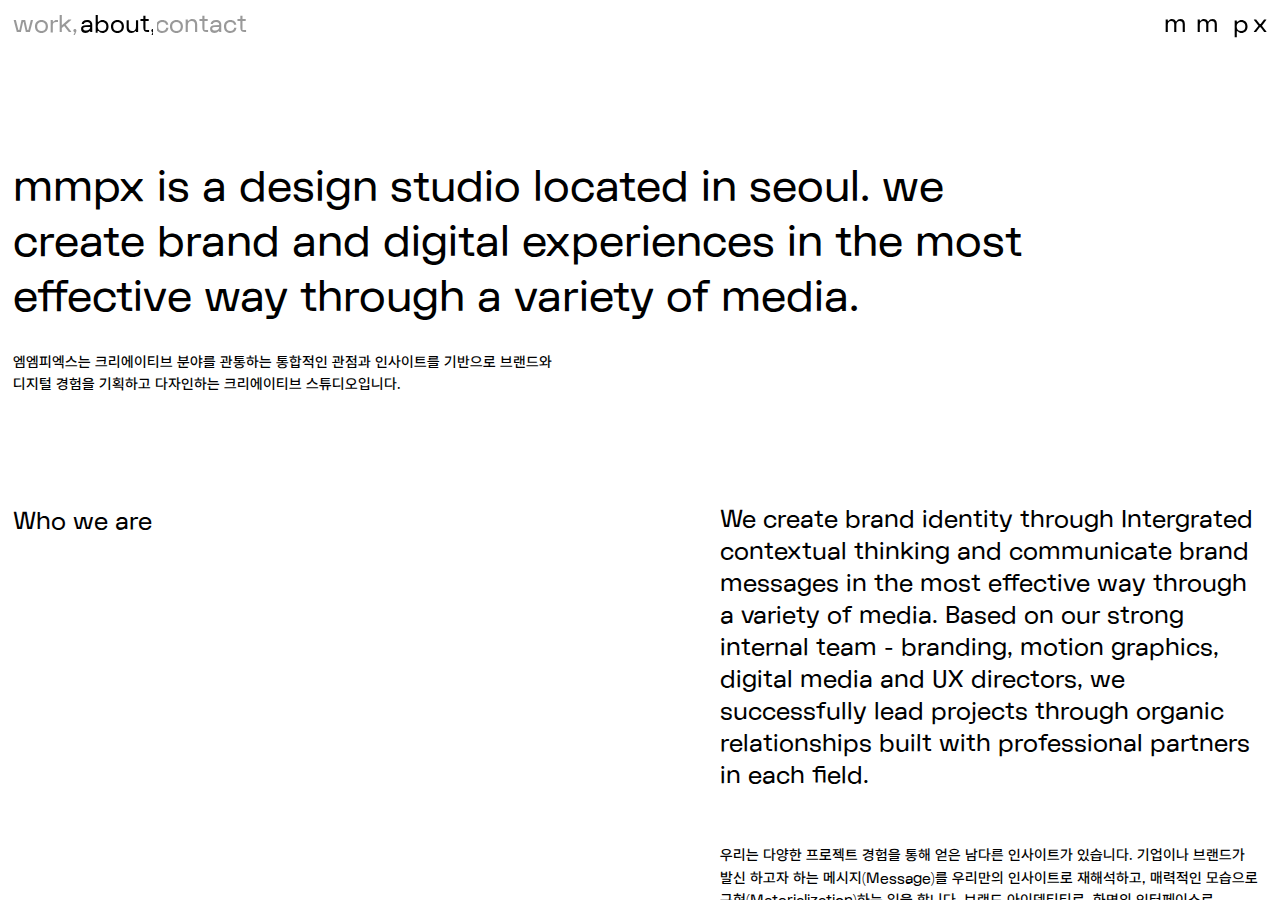
<file: about.html>
<!DOCTYPE html>
<html lang="ko">

<head>
    <meta charset="UTF-8">
    <meta name="Author" content="더현대 대구" />
    <meta name="description" content="">
    <meta name="keywords" content="">
    <meta name="viewport" content="user-scalable=no, width=device-width, initial-scale=1, maximum-scale=1, minimum-scale=1" />
    <meta http-equiv="X-UA-Compatible" content="IE=edge" />
    <link rel="shortcut icon" href="" type="image/x-icon">
    <meta property="og:image" content="">
    <meta property="og:url" content="">
    <meta property="og:description" content="Create the Future">
    <meta property="og:title" content="더현대 대구">
    <meta name="format-detection" content="telephone=no">
    <!--[if lt IE 9]>
    <script src="http://html5shim.googlecode.com/svn/trunk/html5.js"></script>
    <script src="http://css3-mediaqueries-js.googlecode.com/svn/trunk/css3-mediaqueries.js"></script>
    <![endif]-->
    <title>mmpx a multidimensional creative studio</title>
    <link rel="stylesheet" href="css/style.css" />
</head>
<!-- Google tag (gtag.js) -->
<!-- 
<script async src="https://www.googletagmanager.com/gtag/js?id=G-5K5K3SK7DP"></script>
<script>
window.dataLayer = window.dataLayer || [];
function gtag(){dataLayer.push(arguments);}
gtag('js', new Date());

gtag('config', 'G-5K5K3SK7DP');
</script>
-->
<body>
	<div class="loading-container">
		<div class="loading-screen"></div>
	</div>
  <!-- Better to wrap barba container as close as possible -->
  <div id="wrapper"  data-barba="wrapper">
	
	<button type="button" class="menu">
		<span class="navTrigger"><i></i><i></i><i></i></span>
	</button>
    <header id="header">
		<nav class="main-navigation nav-hide">
			<ul>
				<li><a href="index.html"><span><em class="shuffleText-menu">work</em>,</span></a></li>
				<li><a href="about.html"><span><em class="shuffleText-menu">about</em>,</span></a></li>
				<li><a href="contact.html"><span><em class="shuffleText-menu">contact</em></span></a></li>
			</ul>
			<h1><a href="index.html"><span><em class="shuffleText-menu">m&nbsp;&nbsp;m&nbsp;&nbsp;&nbsp;p&nbsp;x</em></span></a></h1>
		</nav>
		<div class="bg"><button type="button" class="close shuffleText-menu">close</button></div>
	</header>
    <!-- Only this section changes on link navigation -->
    <section class="contents-wrap" data-barba="container" data-barba-namespace="about">
		<h1><a href="index.html">m&nbsp;&nbsp;m&nbsp;&nbsp;&nbsp;p&nbsp;x</a></h1>
      <article class="contents">
		<div class="about-slogan">
			<p class="en">mmpx is a design studio located in seoul. we <br> create brand and digital experiences in the most <br> effective way through a variety of media.</p>
			<p class="kor">엠엠피엑스는 크리에이티브 분야를 관통하는 통합적인 관점과 인사이트를 기반으로 
				브랜드와 <br class="pc-view"> 디지털 경험을 기획하고 다자인하는 크리에이티브 스튜디오입니다.</p>
		</div>
		<div class="about-introduce ">
			<h2>Who we are</h2>
			<dl>
				<dt>We create brand identity through Intergrated contextual thinking and communicate brand messages in the most effective way through a variety of media. Based on our strong internal team - branding, motion graphics, digital media and UX directors, we successfully lead projects through organic relationships built with professional partners in each field.</dt>
				<dd>우리는 다양한 프로젝트 경험을 통해 얻은 남다른 인사이트가 있습니다. 기업이나 브랜드가 발신 하고자 하는 메시지(Message)를 우리만의 인사이트로 재해석하고, 매력적인 모습으로 구현(Materialization)하는 일을 합니다. 브랜드 아이덴티티로. 화면의 인터페이스로. 파사드의 그래픽으로. 우리가 표현할 수 있는 방식은 폭넓고 다양하지만 목적은 하나입니다. 당신의 브랜드를 단연 돋보이게 만드는 것. 우리가 잘하는 일이자 우리가 존재하는 이유입니다.</dd>
			</dl>
		</div>
		<div class="about-image">
			<ul class="download">
				<li><img src="img/img-about-02.png" alt=""><a href="#">mmpx display download</a></li>
				<li><img src="img/img-about-03.png" alt=""><a href="#">Company profile download</a></li>
			</ul>
		</div>
		<div class="about-scope">
			<h3>Work scope</h3>
			<div class="scope-list">
				<dl>
					<dt>Branding</dt>
					<dd>Brand identity</dd>
					<dd>Brand strategy</dd>
					<dd>Brand experience</dd>
					<dd>Brand application</dd>
					<dd>Typeface</dd>
					<dd>Package design</dd>
					<dd>Design guidelines</dd>
				</dl>
				<dl>
					<dt>Digital</dt>
					<dd>Digital strategy</dd>
					<dd>Digital experience</dd>
					<dd>Exhibition</dd>
					<dd>Media art</dd>
					<dd>UI/UX design</dd>
					<dd>Web & Mobile</dd>
				</dl>
			</div>
		</div>
		<div class="about-winner">
			<h3>Award winner</h3>
			<div class="winner-block">
				<div class="cate">
					<dl>
						<dt><img src="img/ico-award-01.png" alt="">iF Design Award</dt>
						<dd>Loop Station Brand Identity <br>
							2023 Winner</dd>
						<dd>EDITORI Brand Identity <br>
							2020 Winner</dd>
						<dd>LG CNS Communication Center <br>
							2020 Winner</dd>
						<dd>Hyundai Motor Studio Goyang <br>
							2018 Winner</dd>
						<dd>Sansuhwa Teahouse Brand Identity <br> 
							2016 Winner</dd>
					</dl>
				</div>
				<div class="cate">
					<dl>
						<dt><img src="img/ico-award-02.png" alt="">Reddot Design Award</dt>
						<dd>Channel A Network Branding <br>
							2020 Winner</dd>
						<dd>Wookenju Coffeebar Brand Identity <br>
							2014 Winner</dd>
					</dl>
					<dl>
						<dt><img src="img/ico-award-04.png" alt="">Asia Design Prize</dt>
						<dd>Channel A Network Branding  <br>
							2020 Gold</dd>
					</dl>
				</div>
				<div class="cate">
					<dl>
						<dt><img src="img/ico-award-03.png" alt="">A.N.D. Award</dt>
						<dd>Channel A Network Branding <br>
							2020 Gold</dd>
					</dl>
					<dl>
						<dt><img src="img/ico-award-05.png" alt="">K-Design Award</dt>
						<dd>Kiaf SEOUL 2021 Digital Media Art Exhibition <br>
							2021 Winner</dd>
					</dl>
				</div>
			</div>
		</div>
		<footer class="footer">
			<h1>© 2024 mmpx inc.</h1>
			<ul>
				<li><a class="shuffleText" href="http://www.naver.com">behance</a></li>
				<li><a class="shuffleText" href="#">instagram</a></li>
			</ul>
		  </footer>
      </article>
      
    </section>
    
  </div>
  
</body>
<script src="js/jquery-3.3.1.min.js"></script>
<script src="js/barba.umd.js"></script>
<script src="js/imagesloaded.pkgd.min.js"></script>
<script src="js/gsap.min.js"></script>
<script src="js/ScrollTrigger.min.js"></script>
<script src="js/swiper-bundle.min.js"></script>
<script src="js/isotope.pkgd.min.js"></script>
<script src="js/locomotive-scroll.min.js"></script>
<script src="js/ScrollToPlugin3.min.js"></script>
<script src="js/ui.js"></script>
</html>
</file>
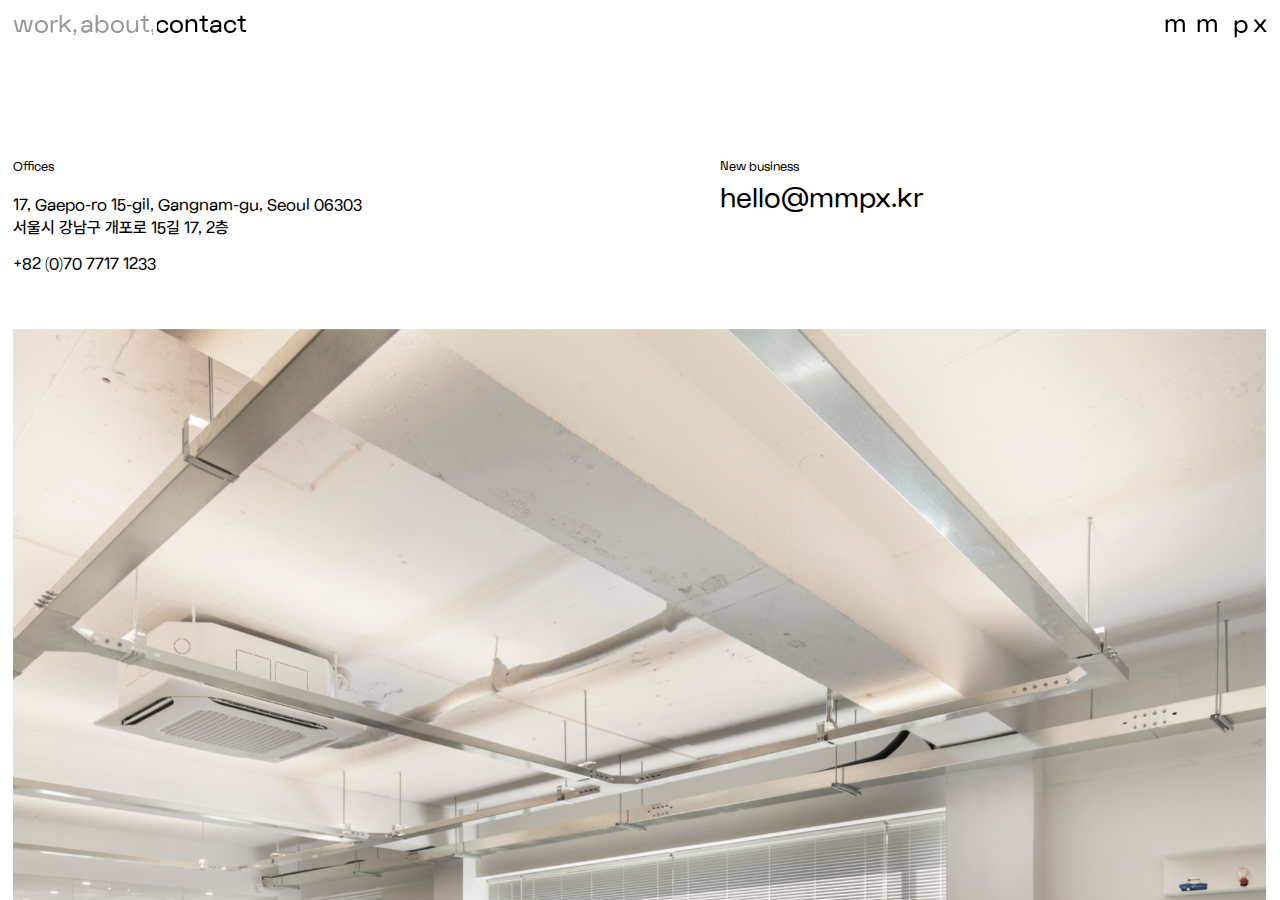
<file: contact.html>
<!DOCTYPE html>
<html lang="ko">

<head>
    <meta charset="UTF-8">
    <meta name="Author" content="더현대 대구" />
    <meta name="description" content="">
    <meta name="keywords" content="">
    <meta name="viewport" content="user-scalable=no, width=device-width, initial-scale=1, maximum-scale=1, minimum-scale=1" />
    <meta http-equiv="X-UA-Compatible" content="IE=edge" />
    <link rel="shortcut icon" href="" type="image/x-icon">
    <meta property="og:image" content="">
    <meta property="og:url" content="">
    <meta property="og:description" content="Create the Future">
    <meta property="og:title" content="더현대 대구">
    <meta name="format-detection" content="telephone=no">
    <!--[if lt IE 9]>
    <script src="http://html5shim.googlecode.com/svn/trunk/html5.js"></script>
    <script src="http://css3-mediaqueries-js.googlecode.com/svn/trunk/css3-mediaqueries.js"></script>
    <![endif]-->
    <title>mmpx a multidimensional creative studio</title>
    <link rel="stylesheet" href="css/style.css" />
</head>
<!-- Google tag (gtag.js) -->
<!-- 
<script async src="https://www.googletagmanager.com/gtag/js?id=G-5K5K3SK7DP"></script>
<script>
window.dataLayer = window.dataLayer || [];
function gtag(){dataLayer.push(arguments);}
gtag('js', new Date());

gtag('config', 'G-5K5K3SK7DP');
</script>
-->
<body>
	<div class="loading-container">
		<div class="loading-screen"></div>
	</div>
  <!-- Better to wrap barba container as close as possible -->
  <div id="wrapper" data-barba="wrapper">
    
    <button type="button" class="menu">
      <span class="navTrigger"><i></i><i></i><i></i></span>
    </button>
    <header id="header">
      <nav class="main-navigation nav-hide">
        <ul>
          <li><a href="index.html"><span><em class="shuffleText-menu">work</em>,</span></a></li>
          <li><a href="about.html"><span><em class="shuffleText-menu">about</em>,</span></a></li>
          <li><a href="contact.html"><span><em class="shuffleText-menu">contact</em></span></a></li>
        </ul>
        <h1><a href="index.html"><span><em class="shuffleText-menu">m&nbsp;&nbsp;m&nbsp;&nbsp;&nbsp;p&nbsp;x</em></span></a></h1>
      </nav>
      <div class="bg"><button type="button" class="close shuffleText-menu">close</button></div>
    </header>
    <!-- Only this section changes on link navigation -->
    <section class="contents-wrap" data-barba="container" data-barba-namespace="contact">
      <h1><a href="index.html">m&nbsp;&nbsp;m&nbsp;&nbsp;&nbsp;p&nbsp;x</a></h1>
      <article class="contents">
			<div class="contact-contents">
				<div class="office">
					<dl>
						<dt>Offices</dt>
						<dd>17, Gaepo-ro 15-gil, Gangnam-gu, <br class="mob-view"> Seoul 06303 <br><em>서울시 강남구 개포로 15길 17, 2층</em></dd>
						<dd>+82 (0)70 7717 1233</dd>
					</dl>
				</div>
				<div class="contact">
					<dl>
						<dt>New business</dt>
						<dd class="shuffleText">hello@mmpx.kr</dd>
					</dl>
				</div>
        <div class="slider">
          <div class="swiper contact-slider">
            <div class="swiper-wrapper">
              <div class="swiper-slide"><img src="img/img-contact.png" alt=""></div>
              <div class="swiper-slide"><img src="img/img-contact.png" alt=""></div>
              <div class="swiper-slide"><img src="img/img-contact.png" alt=""></div>
              <div class="swiper-slide"><img src="img/img-contact.png" alt=""></div>
            </div>
              <div class="swiper-pagination"></div>
              <div class="swiper-button-prev"></div>
              <div class="swiper-button-next"></div>
          </div>
        </div>
      </div>
      <footer class="footer">
        <h1>© 2024 mmpx inc.</h1>
        <ul>
          <li><a class="shuffleText" href="http://www.naver.com">behance</a></li>
          <li><a class="shuffleText" href="#">instagram</a></li>
        </ul>
      </footer>
      </article>
      
    </section>
    
  </div>
  
</body>
<script src="js/jquery-3.3.1.min.js"></script>
<script src="js/barba.umd.js"></script>
<script src="js/imagesloaded.pkgd.min.js"></script>
<script src="js/gsap.min.js"></script>
<script src="js/ScrollTrigger.min.js"></script>
<script src="js/swiper-bundle.min.js"></script>
<script src="js/isotope.pkgd.min.js"></script>
<script src="js/locomotive-scroll.min.js"></script>
<script src="js/ScrollToPlugin3.min.js"></script>
<script src="js/ui.js"></script>
</html>
</file>
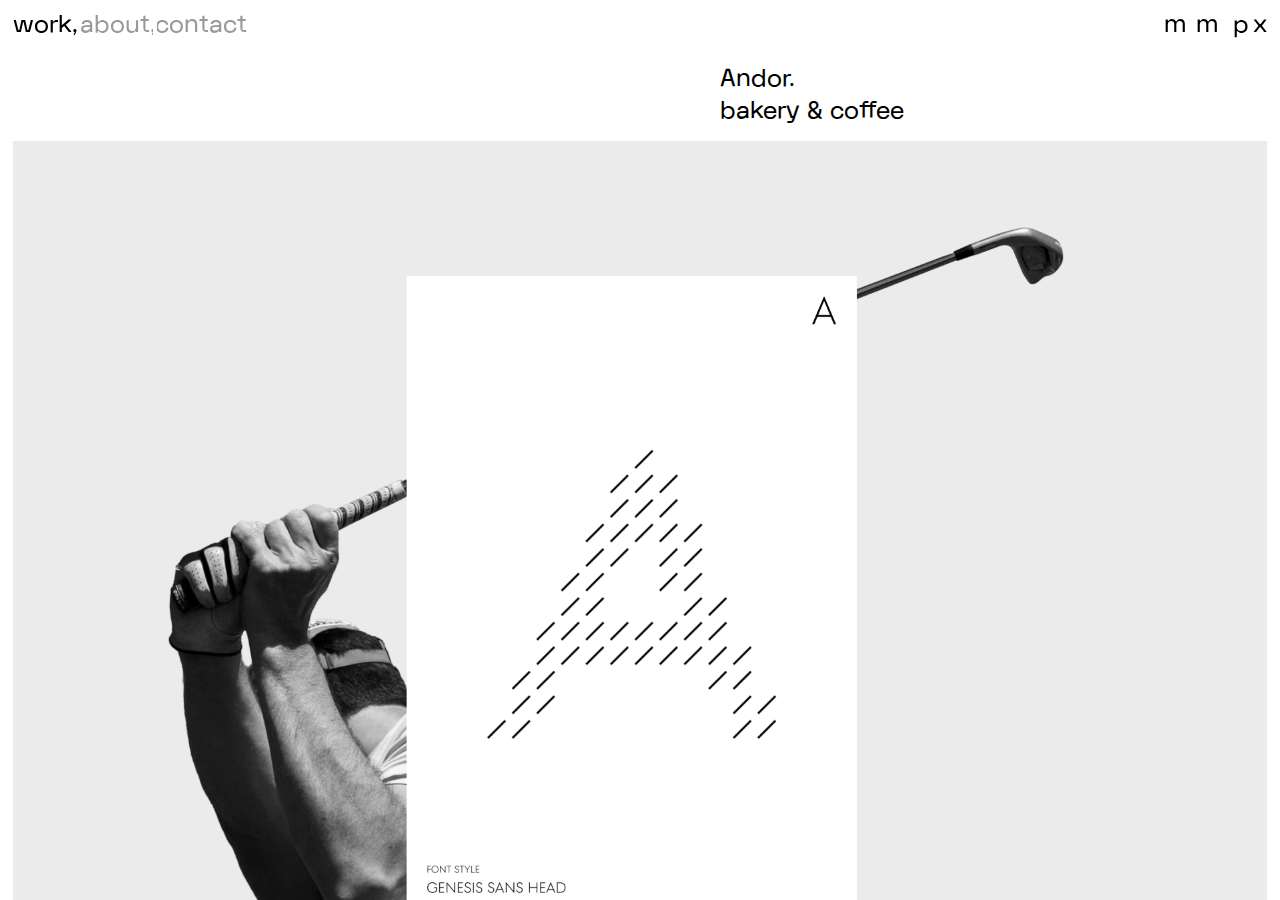
<file: detail-notitle.html>
<!DOCTYPE html>
<html lang="ko">

<head>
    <meta charset="UTF-8">
    <meta name="Author" content="더현대 대구" />
    <meta name="description" content="">
    <meta name="keywords" content="">
    <meta name="viewport" content="user-scalable=no, width=device-width, initial-scale=1, maximum-scale=1, minimum-scale=1" />
    <meta http-equiv="X-UA-Compatible" content="IE=edge" />
    <link rel="shortcut icon" href="" type="image/x-icon">
    <meta property="og:image" content="">
    <meta property="og:url" content="">
    <meta property="og:description" content="Create the Future">
    <meta property="og:title" content="더현대 대구">
    <meta name="format-detection" content="telephone=no">
    <!--[if lt IE 9]>
    <script src="http://html5shim.googlecode.com/svn/trunk/html5.js"></script>
    <script src="http://css3-mediaqueries-js.googlecode.com/svn/trunk/css3-mediaqueries.js"></script>
    <![endif]-->
    <title>mmpx a multidimensional creative studio</title>
    <link rel="stylesheet" href="css/style.css" />
</head>
<!-- Google tag (gtag.js) -->
<!-- 
<script async src="https://www.googletagmanager.com/gtag/js?id=G-5K5K3SK7DP"></script>
<script>
window.dataLayer = window.dataLayer || [];
function gtag(){dataLayer.push(arguments);}
gtag('js', new Date());

gtag('config', 'G-5K5K3SK7DP');
</script>
-->
<body>
	<div class="loading-container">
		<div class="loading-screen"></div>
	</div>
	
	
  <!-- Better to wrap barba container as close as possible -->
  <div id="wrapper" data-barba="wrapper">
	
	<button type="button" class="menu">
		<span class="navTrigger"><i></i><i></i><i></i></span>
	</button>
	<header id="header">
		<nav class="main-navigation nav-hide">
			<ul>
				<li><a href="index.html"><span><em class="shuffleText-menu">work</em>,</span></a></li>
				<li><a href="about.html"><span><em class="shuffleText-menu">about</em>,</span></a></li>
				<li><a href="contact.html"><span><em class="shuffleText-menu">contact</em></span></a></li>
			</ul>
			<h1><a href="index.html"><span><em class="shuffleText-menu">m&nbsp;&nbsp;m&nbsp;&nbsp;&nbsp;p&nbsp;x</em></span></a></h1>
		</nav>
		<div class="bg"><button type="button" class="close shuffleText-menu">close</button></div>
	</header>
    <!-- Only this section changes on link navigation -->
    <section class="contents-wrap" data-barba="container" data-barba-namespace="detail">
		<h1><a href="index.html">m&nbsp;&nbsp;m&nbsp;&nbsp;&nbsp;p&nbsp;x</a></h1>
		<article class="contents">
			<div class="work-contents">
				<div class="work-header">
					<h2>Andor. <br> bakery & coffee</h2> 
					<div class="preview-img image"><img src="img/thumb/@img-work-thumb-07.png" alt=""></div>
				</div>
				<div class="work-preview">
					<div class="work-info">
						<div class="info-left">
							<dl class="title">
								<dt>What we did</dt>
								<dd>Digital experience </dd>
								<dd>Motion graphic</dd>
							</dl>
							<div class="award">
								<p class="image"><img src="img/ico-award-01.png" alt=""></p>
								<dl>
									<dt>A.N.D. Award</dt>
									<dd>KRX Media Sculpture 'INFINITY CUBE' </dd>
									<dd>2023 Grand Prix</dd>
								</dl>
							</div>
						</div>
						<ul>
							<li>
								<p>
									DeepBio is a biotech company that innovates the cancer diagnosis process using
									deep learning technology. Deep insight connects people to AI and provides
									solutions for better lives for patients and medical staff. It has already been
									recognized for its competitiveness in the global market, mainly in the United
									States and Europe. By building a professional and reliable brand image away from
									the initial image that emphasized youthful spirit and passion, In order to
									secure a competitive advantage in the market and become a global leader in the
									future, We carried out brand maintenance and website renewal. This project
									focused on building clear messages, concepts, and brand identities by
									reinforcing the originality of DeepBio and redesigning its consistent visual
									language by inheriting the existing brand assets of DeepBio.
								</p>
								<p>
									Brand vision & mission:
									<br>
									We analyzed DeepBio's existing Verbal Identity (Visual Identity) to derive key
									keywords, and through several suggestions and feedback, we have advanced to
									capture DeepBio's own story.
								</p>
								<p>
									Visual Concept:
									<br>
									Deep Gradient, which symbolizes DeepBio's deep passion for pathology, was
									divided into white, which symbolizes vision, and black gradation, which
									symbolizes depth, with the main color green as the center.
								</p>
							</li>
							<li>
								<p>
									딥바이오는 딥러닝 기술을 활용하여 암진단 프로세스를 혁신하는 바이오테크 기업으로 깊은 통찰력을 통해 사람과 AI 사이를 연결하고 환자와
									의료진들의 더 나은 삶을 위한 솔루션을 제공합니다. 이미 미국과 유럽을 중심으로 글로벌 시장에서의 경쟁력을 인정 받았고, 젊은 패기와 열정을
									강조했던 초기 이미지에서 벗어나 전문적이고 신뢰감 있는 브랜드 이미지를 구축하여 향후 시장에서의 경쟁우위를 확보하고 글로벌 선두 기업으로
									도약하고자 브랜드 정비 및 웹사이트 리뉴얼을 진행하였습니다. 본 프로젝트는 딥바이오가 가진 기존의 브랜드 자산을 계승하여 딥바이오만의
									오리지널리티를 강화하고 일관된 시각 언어를 재설계하여 명확한 메시지와 컨셉, 브랜드 아이덴티티를 구축하는데에 집중하였습니다.
								</p>
								<p>
									우리는 딥바이오가 보유한 기존 브랜드 자산(Verbal Identity, Visual Identity)들을 분석하여 핵심 키워드를 도출하고,
									몇차례 제안과 피드백을 통해 우리의 생각과 고객사의 생각을 맞춰가는 과정을 거치며 딥바이오만의 이야기를 담아낼 수 있는 방향으로 고도화
									하였습니다.
								</p>
								<p>
									병리학에 대한 딥바이오의 깊이 있는 열정을 상징하는 ‘Deep Gradient’를 메인컬러인 그린을 중심으로 비전을 상징하는 화이트와 깊이를
									상징하는 블랙 그라데이션으로 구분하여 브랜드 이미지를 구축하였습니다.
								</p>
							</li>
						</ul>
						<p class="more"><button type="button"><span><img src="img/ico-more.svg" alt="">More info</span><span><img src="img/ico-more-close.svg" alt="">Close</span></button></p>
					</div>
				</div>
				<div class="work-image up-slide-stagger">
					<!-- 이미지 / 동영상 / 2단칼럼 / 텍스트 4개의 케이스 -->
					<!-- 이미지 -->
					<div class="image"><img src="img/thumb/@img-work-thumb-03.png" alt=""></div>
					<!-- 동영상 -->
					<div class="video">
						<video poster="" loop="true" muted="true" width="100%" height="100%" autoplay="autoplay" playsinline>
							<source src="img/thumb/@video-work-01.mp4" type="video/mp4" />
						</video>
					</div>
					<!-- 동영상 -->
					<!-- <div class="video videoPlayer">
						<iframe title="vimeo-player" src="https://player.vimeo.com/video/436960717?h=f5b9927bde" frameborder="0" allowfullscreen></iframe>
					</div> -->
					

					<!-- 2단 칼럼 -->
					<div class="colum">
						<p><img src="img/thumb/@img-work-thumb-04.png" alt=""></p>
						<p><img src="img/thumb/@img-work-thumb-05.png" alt=""></p>
					</div>
					<!-- 텍스트 -->
					<p class="large-text">Typography inspired by the swing of Golf Club</p>
					<!-- 이미지 -->
					<div class="image"><img src="img/thumb/@img-work-thumb-06.png" alt=""></div>
				</div>
            </div>
			<div class="next-page">
				<p class="title">Next project</p>
				<div class="work-header">
					<h2><a href="detail.html">Deep bio <br>Identity development <br>& Website design</a></h2> 
					<!-- <p class="preview-img image"><img src="img/thumb/@img-work-thumb-01.png" alt=""></p> -->
				</div>
			</div>
		</article>
    </section>
	
  </div>
  
</body>
<script src="js/jquery-3.3.1.min.js"></script>
<script src="js/barba.umd.js"></script>
<script src="js/imagesloaded.pkgd.min.js"></script>
<script src="js/gsap.min.js"></script>
<script src="js/ScrollTrigger.min.js"></script>
<script src="js/swiper-bundle.min.js"></script>
<script src="js/isotope.pkgd.min.js"></script>
<script src="js/locomotive-scroll.min.js"></script>
<script src="js/ScrollToPlugin3.min.js"></script>
<script src="js/ui.js"></script>
</html>
</file>
<file: css/style.css>
@import url('reset.css');
@import url('main.css');
@import url('../fonts/font.css');
@import url('swiper-bundle.min.css');
/* @import url('locomotive-scroll.css'); */


/* page zoom */
body,html {font-size: 0.5208333333333334vw;}
/* @media screen and (min-width: 1920px) {
    body,html {font-size: 62.5%;}
} */
@media (max-width: 768px) {
  body,html {font-size: 62.5%;}
    /*body,html {font-size: 2.66666666666667vw;}*/
  
}

/* common */
*{font-family:'mmpx','Pretendard', sans-serif;  box-sizing: border-box; font-weight:500; -webkit-font-smoothing: antialiased;}
html{}
html, body {color: #000; overflow: hidden; background-color: #fff;} /*  scroll-behavior: smooth; */

body{font-size: 1.8rem; font-weight:500; overflow-x: hidden; transition: all 0.4s ease; opacity: 0;}
body.load{opacity: 1;}
html.fixed{}
body.fixed{}

#wrapper{width: 100%; height: 100vh; overflow: hidden; background-color: #fff;}
.mob-view {display:none;}
.pc-view{display: block;}
.row{max-width: 192rem; margin: auto;}
.image{display: flex;}
.image img{width: 100%; object-fit:cover;}
.video-block{}
.videoPlayer{position: relative; padding-bottom: 56.25%; height: 0; overflow: hidden;}
.videoPlayer video{object-fit:cover; object-position: center; width: 100%;  width: 100%    !important; height: auto   !important;}
.videoPlayer iframe{ object-fit:cover; object-position: center; width: 100%; position: absolute; left: 0; top: 0; width: 100%; height: 100%;}
video[poster]{object-fit:contain;}
@media (max-width: 768px) {
  .mob-view{display:block;}
  .pc-view{display: none;}
  html{background-color: #000;}
  html, body{overflow: auto; height: auto;} /*  height: -webkit-fill-available  */
  body{}
  body.active{}
  #wrapper{overflow: auto; height: auto;}
}

/* ===== Scrollbar CSS ===== */
  /* Firefox */
  * {
    scrollbar-width: auto;
    scrollbar-color: #000000;
  }

  *::-webkit-scrollbar {
    width: 0px;
  }

  *::-webkit-scrollbar-track {
    background:transparent;
  }

  *::-webkit-scrollbar-thumb {
    background-color: #ccc;
    border-radius: 10px;
    
  }



/* form */
* { word-break: keep-all; box-sizing: border-box;}
input[type=text].datepicker{display: inline-flex; position: relative; background: url(../img/calendar.svg) no-repeat right 0.8rem center;}
input[type=text],input[type=email],input[type=password],textarea, select {-webkit-appearance: none; border: .1rem solid #d6d6d7; background-color: #fff; height: 4.8rem; padding: 0 1rem; font-size: 1.6rem; box-sizing: border-box; font-family:'mmpx','Pretendard', sans-serif; width: 100%;  vertical-align: middle; color:#333;}
input[type=text]:disabled,input[type=password]:disabled{background-color: #f8f8f8;color:#0b0b1b}
select:disabled{background-color: #fff;color:#0b0b1b}
textarea{width: 100%; padding-top: 1.3rem;  padding-bottom: 1.3rem; height:30rem; font-size: 1.4rem; background: none; border: none; border: 1px solid #ddd;}
select::-ms-expand {display: none;}
button{outline: none; box-shadow: none; border: none; background: none; font-family:'mmpx','Pretendard', sans-serif;  cursor: pointer; transition: all 0.2s ease;}
.clearfix:after{content: ""; display: block; clear: both;}
em{font-style: normal;}
input:focus,textarea:focus, select:focus{outline: none !important; box-shadow: none; border-color: #888;}
input:read-only,textarea:read-only{pointer-events: none;}
input.error{border: 1px solid #E60021;}
select{background:#fff url(../img/ico-arrow-bottom.svg) no-repeat right 1rem center; padding-right: 3rem; color: rgba(11, 11, 27, 0.5); background-size: 5rem 5rem}
input[type=radio]{width: 1.8rem; height: 1.8rem; position: absolute; opacity: 0;}
input[type=radio]+label:before{content: ""; display: inline-block; width: 1.8rem; height: 1.8rem; border-radius: 50%; border: .1rem solid #ddd; background-color: #fff; cursor: pointer; position: relative; z-index: 1; margin-right: 0.4rem;  vertical-align: top; flex: none;}
input[type=radio]+label:after{content: ""; display: block; position: absolute; width: 0.8rem; height: 0.8rem; border-radius: 50%; background-color: #ddd; left: .6rem; top: .6rem; z-index: 1; transition: all 0.2s ease; }
input[type=radio]+label{line-height: 2rem; display: inline-flex; vertical-align: top; position: relative; cursor: pointer; vertical-align: middle; white-space: nowrap; font-size: 1.6rem; align-items:center;}
input[type=radio]:checked+label::before{background-color: #4560d3;}
input[type=radio]:checked+label:after{opacity: 1; background-color: #fff;}
input[type=radio]:disabled+label:before{border: solid .1rem #dcdfe2; background-color: #f2f3f5; cursor:default;}
input[type=radio]:disabled+label{cursor:default;}
input[type=checkbox]{width: 1.1rem; height: 1.1rem; position: absolute; opacity: 0;}
input[type=checkbox]+label{display: inline-flex; position: relative; cursor: pointer; align-items: center; vertical-align: middle; font-size: 1.6rem; color: #333333; position: relative}
input[type=checkbox]+label:before{content: ""; display: inline-block; width: 2rem; height: 2rem; border-radius: 4px;  border: solid 1px #ccc; background-color: #fff; cursor: pointer; position: relative; z-index: 1; margin-right: .4rem;  vertical-align: top; box-sizing: border-box; flex: none;}
input[type=checkbox]:checked+label:after{content: "";display: inline-block;width: 1.4rem;height: 1.4rem;border-radius: 2px;cursor: pointer;position: absolute;z-index: 2;box-sizing: border-box;flex: none;background-color: #4560d3;left: 0.4rem}




/* font */
@media (max-width: 850px) {

}

/* 레이어 팝업 */
.overlay{display: none; position: fixed; top: 0; left: 0; z-index:100; width: 100%; height: 100%; min-height: inherit; background: #000; opacity: 0.5;}
.overlay span{display: none;}


/* btn */
.btn{display: inline-flex; box-sizing: border-box; transition: all 0.2s ease; align-items: center; justify-content: center; font-size: 1.6rem; flex: none;}
.btn img{margin-left: 0.5rem; margin-top: 0.2rem;}
.btn:disabled{background: #ADADAD; color: #333333;}
.btn.disabled{background: #ADADAD; color: #333333;}
.btn:focus{box-shadow: none;}
.btn-s{ height: 4rem; min-width: 13.5rem; border-radius: .6rem; font-weight: 300; padding: 0 1.6rem; font-size: 1.4rem;}
.btn-xs{ height: 2.4rem; min-width: 8rem; min-width: 6.2rem; font-size: 1.2rem; font-weight: 300; border-radius: .2rem;}
.btn-m{height:4.8rem; min-width: 8rem; font-weight: 400; padding-left: 1.5rem; padding-right: 1.5rem; line-height: 100%;}
.btn-m i,.btn-l i{margin-left: 1rem; font-size: 1.2rem; line-height: 100%; position: relative; margin-top: 0.2rem;}
.btn-m img,.btn-l img{margin-left: 1rem;}
.btn-w-18{width: 18rem;}
.btn-l{height: 5.6rem; font-size: 1.8rem; min-width: 16rem;}
.btn-wide{width: 40rem !important; margin-left: 0 !important; margin-right: 0 !important;}

.btn-blue{color: #fff !important; background-color: #003994;}
.btn-blue:hover{background-color: #2F436B}
.btn-white{background-color: #fff; border: 1px solid #ddd;}
.btn-white:hover{border: 1px solid #333333;}
.btn-black{color: #fff !important; background-color: #3EA9D6;}
.btn-orange{color: #fff !important; background-color: #ED8000;}
.btn-orange:hover{background: #FF5C00;}

.btn-list a{margin-right: 0.5rem; margin-top: 1.6rem;}
.btn:disabled{background-color: #f5f5f5; color: #888888 !important; border: .1rem solid #dddddd; cursor: default;}
@media (max-width: 600px) {

}



/* link */
a{color:#000;text-decoration:none; transition: all 0.2s ease;}
a:link, a:visited, a:active{text-decoration: none;}
a:hover{color:inherit;}

/* SKIP */
.accessbility{left:0;top:0;text-align:center;width:100%;z-index:100;background:#292929;font-size:1.6rem;position: absolute;}
.accessbility a{overflow:hidden;display:block;height:0;width:0;margin-bottom:-0.1rem;text-align:center;white-space:nowrap;color:#fff}
.accessbility a:focus,.accessbility a:active{height:auto;width:auto;padding:1.8rem 0;color:#fff}

/* nav */
.navTrigger {
  transform: scale(1);
  cursor: pointer;
  width: 7.8rem; height: 7.4rem; padding: 2.2rem 2rem; flex: none;
  z-index: 60;
  display: flex; flex-direction: column; align-items: flex-start; justify-content: center;
}

.navTrigger i {
  background-color: #fff;
  display: flex;
  width: 100%;
  height: 0.4rem; mix-blend-mode: difference;
}

.navTrigger i:nth-child(1) {
  -webkit-animation: outT 0.4s backwards;
  animation: outT 0.4s backwards;
  -webkit-animation-direction: reverse;
  animation-direction: reverse;
}

.navTrigger i:nth-child(2) {
  margin: 0.8rem 0;
  -webkit-animation: outM 0.4s backwards;
  animation: outM 0.4s backwards;
  -webkit-animation-direction: reverse;
  animation-direction: reverse;
}

.navTrigger i:nth-child(3) {
  -webkit-animation: outBtm 0.4s backwards;
  animation: outBtm 0.4s backwards;
  -webkit-animation-direction: reverse;
  animation-direction: reverse;
}

.navTrigger.active {}

.navTrigger.active i {background-color: #fff; position: relative; }

.navTrigger.active i:nth-child(1) {
  -webkit-animation: inT 0.4s forwards;
  animation: inT 0.4s forwards;
  top: 0.5rem;
}

.navTrigger.active i:nth-child(2) {
  -webkit-animation: inM 0.4s forwards;
  animation: inM 0.4s forwards;
}

.navTrigger.active i:nth-child(3) {
  -webkit-animation: inBtm 0.4s forwards;
  animation: inBtm 0.4s forwards;
  bottom: 0.5rem; 
}

@-webkit-keyframes inM {
  50% {
      -webkit-transform: rotate(0deg);
  }

  100% {
      -webkit-transform: rotate(45deg);
  }
}

@-webkit-keyframes outM {
  50% {
      -webkit-transform: rotate(0deg);
  }

  100% {
      -webkit-transform: rotate(45deg);
  }
}


@-webkit-keyframes inT {
  0% {
      -webkit-transform: translateY(0px) rotate(0deg);
  }

  50% {
      -webkit-transform: translateY(7px) rotate(0deg);
  }

  100% {
      -webkit-transform: translateY(7px) rotate(135deg);
  }
}


@-webkit-keyframes outT {
  0% {
      -webkit-transform: translateY(0px) rotate(0deg);
  }

  50% {
      -webkit-transform: translateY(7px) rotate(0deg);
  }

  100% {
      -webkit-transform: translateY(12px) rotate(135deg);
  }
}


@-webkit-keyframes inBtm {
  0% {
      -webkit-transform: translateY(0px) rotate(0deg);
  }

  50% {
      -webkit-transform: translateY(-7px) rotate(0deg);
  }

  100% {
      -webkit-transform: translateY(-7px) rotate(135deg);
  }
}


@-webkit-keyframes outBtm {
  0% {
      -webkit-transform: translateY(0px) rotate(0deg);
  }

  50% {
      -webkit-transform: translateY(-7px) rotate(0deg);
  }

  100% {
      -webkit-transform: translateY(-12px) rotate(135deg);
  }
}



/* layout */
.modal.modal-inside{transform: none; display: none;}

/* modal */
.modal-dialog-centered{display: -ms-flexbox;
    display: flex;
    -ms-flex-align: center;
    align-items: center;
    min-height: calc(100% - (0.5rem * 2));}
.modal{ transition: all 0.4s ease; transform: translateY(5rem); z-index: 99999; position: fixed;
    top: 0;
    right: 0;
    bottom: 0;
    left: 0;
    z-index: 1050;
    display: none;
    overflow: hidden;
    outline: 0;} 
.modal.show{opacity: 1; transform: translateY(0);}
.modal-dialog{max-width: none; margin-left: auto; margin-right: auto; z-index: 101; align-items: center; position: relative; display: flex; height: 100%; pointer-events: none; width: 169.4rem;}
.modal-content{box-shadow: 0 .3rem 1rem 0 rgba(0, 0, 0, 0.3); border: none; position: relative; display: flex; background-color: #fff; flex-direction: row; width: 100%; pointer-events: auto;}
.modal-header{display: flex; align-items: center; justify-content:center; flex-direction: column;}
.modal-content .close{position: absolute; right: 3rem; top: 3rem;}
.modal-content .close img{width: 4rem;}
.modal-header h1{ text-align: center; font-size: 3rem; font-weight: bold; display: flex; align-items: center; justify-content: center; line-height: 100%; margin-bottom: 5rem;}
.modal-header h1 img{width: 4rem; margin-right: 0.5rem;}
.modal-body{border: none; outline: none; font-size: 1.4rem; line-height: 1.5;}
.modal-body textarea{width: 100%; border: .1rem solid #ddd; border-radius: .4rem; padding: 1rem; height: 12rem;}
.modal-footer{border-top: none; padding:0rem; justify-content:center; padding: 1.2rem; background: #ECECEC;}
.modal-scroll-con{overflow-y: auto; max-height: 54rem; padding-right: 6rem; margin-right: -6rem; }
.modal-scroll-con::-webkit-scrollbar {width: 0.5rem;}
.modal-scroll-con::-webkit-scrollbar-thumb {background-color: #4560d3;}
.modal-scroll-con::-webkit-scrollbar-track {background-color: #fff;}

@media (max-width: 1200px) {
    .modal-scroll-con{overflow-y: auto; max-height: 40rem;} 
}
@media (max-width:768px) {
    .modal.show{opacity: 1; transform: translateY(0);}
    .modal-dialog{max-width: none; margin-left: auto; margin-right: auto; z-index: 101; align-items: center; position: relative; display: flex; height: 100%; pointer-events: none; width: 100%;}
    .modal-content{border-radius:0; box-shadow: 0 .3rem 1rem 0 rgba(0, 0, 0, 0.3); border: none; position: relative; display: flex; background-color: #fff; flex-direction: column-reverse; width: 100%; pointer-events: auto; max-height: 100%; padding:0rem; height: 100%;}
    .modal-content .close{position: absolute; right: 2rem; top: 2rem;}
    .modal-content .close img{width: 2.4rem;}
    .modal-header h1{font-size: 1.8rem;margin-bottom:2rem;}
    .modal-header h1 img{width: 3rem; margin-right: 0rem;}
    .modal-body{border: none; padding-right: 0; outline: none; border-radius: 0; font-size: 1.2rem; display: flex; flex-direction: column; flex: 1; overflow-y: auto;}
    .modal-body textarea{width: 100%; border: .1rem solid #ddd; border-radius: .4rem; padding: 1rem; height: 12rem;}
    .modal-footer{border-top: none; justify-content:center; padding: 0.8rem;}
    .modal-scroll-con{overflow-y: auto; height: auto; padding-right: 2rem;  flex: 1 ; margin-right:0rem; }
}


/* layout */

@media (max-width: 768px) {
    .coming {justify-content: flex-start; padding-top: 50px; padding-bottom: 20px; width: 100%;}
    .coming h1{width: 188px; margin-bottom: 60px;}
    .coming  .viewer {width: 100%;}
    .coming .com-msg{font-size: 20px; line-height: 30px; color: #fff; text-transform: uppercase; text-align: center; margin-top: 60px;}
    .coming .com-foot{color: #666666; font-size: 11px; text-transform: uppercase; position:static; bottom: 20px; left: 0; width: 100%; text-align: center; margin-top: auto;}    
}
#header{position: fixed; z-index: 1100; width: 100%; top: 0px; transform: translateY(0);  opacity: 1; padding-bottom: 3.4rem; pointer-events: none;}
.contents-wrap > h1{position: absolute; right: 1.3rem; z-index: 130; display: none;}
.contents-wrap > h1 a{opacity: 1; letter-spacing: -0.18rem; font-size: 3rem; height: 5.4rem; display: flex; align-items: center;}
#header .bg{display: flex; position: absolute; background-color: #fff; width: 100%; height:0%; left: 0; top: 0; z-index: 0;}  
#header.active .bg{border-bottom: 0.2rem solid #000; box-sizing: border-box;}
/* #header.over{}
#header.over a{color: #000 !important;} */

#header.disabled a{pointer-events: none !important;}
#header.nav-down {}
#header.nav-up{}
#header.nav-default{}
#header .close{font-size: 3.6rem; position: absolute; left: 2rem; bottom: 1.2rem;}

#header nav.main-navigation{display: flex; justify-content: space-between; height: 7.4rem;  font-size: 3.6rem; align-items: center; padding: 0 2rem 0 0; box-sizing: content-box; overflow: hidden; position: relative; z-index: 1120; pointer-events: all; margin-left: 2rem;}
#header.active nav.main-navigation{pointer-events:all;}

#header nav.main-navigation.active{}
#header nav.main-navigation.nav-hide{pointer-events: none;}

.menu{height: 7.4rem; display: flex; align-items: center; justify-content: center; transition: all 0.1s linear; overflow: hidden; opacity:1; position: relative; position: fixed; z-index:1110; mix-blend-mode: difference; left: 0rem; pointer-events: none;}
.menu.active{opacity: 1; margin-left:0rem; pointer-events: all;}
.menu .navTrigger { }
.menu .navTrigger i{transition: all 0.15s ease;}
.menu .navTrigger i:nth-child(1){width: 0%; transition-delay: 0s;}
.menu .navTrigger i:nth-child(2){width: 0%; transition-delay: 0.03s;}
.menu .navTrigger i:nth-child(3){width: 0%; transition-delay: 0.06s;}
.menu.active .navTrigger {}
.menu.active .navTrigger i{width: 100%;}
.menu.active .navTrigger i:nth-child(1){transition-delay: 0.06s;}
.menu.active .navTrigger i:nth-child(2){transition-delay: 0.03s;}
.menu.active .navTrigger i:nth-child(3){transition-delay: 0.0s;}

#header nav.main-navigation a{opacity: 0.4;}

#header nav.main-navigation h1 {transform: translateY(0%); transition: all 0.1s linear; }
#header nav.main-navigation h1 a{opacity: 1; letter-spacing: -0.252rem; color: #000; position: relative; overflow: hidden; display: flex; height:4.6rem;}
#header nav.main-navigation h1 a span{display:flex; transition: all 0.15s linear; overflow: hidden; position: relative; transform: translateY(0%); height:100%; width: 100%; text-align: right; padding-right: 0.1rem;}


#header nav.main-navigation ul{display: flex; margin-right: auto;transition: all 0.1s linear; position: relative; z-index: 10;}
#header nav.main-navigation ul li{margin-right: 0.5rem}
#header nav.main-navigation ul li a{position: relative; display: flex; height:4.8rem; overflow: hidden;  mix-blend-mode: difference; }
#header nav.main-navigation ul li a span{display:flex; transition: all 0.15s linear; overflow: hidden; position: absolute; height: 4.8rem;  line-height: 4.8rem;}
#header nav.main-navigation ul li a:hover{opacity: 1;}
#header nav.main-navigation li.active{pointer-events: none; touch-action: none;}
#header nav.main-navigation li.active *{pointer-events: none; touch-action: none;}
#header nav.main-navigation li.active a{opacity:1 !important;}
#header nav.main-navigation li.work a{pointer-events: all; touch-action:auto}
#header nav.main-navigation li.work a *{pointer-events: all; touch-action:auto}
#header nav.main-navigation ul li{}
#header nav.main-navigation ul li:nth-of-type(1) a { width: 9.5rem;}
#header nav.main-navigation ul li:nth-of-type(1) a span{transform: translateY(0%); height:4.8rem;}
#header nav.main-navigation ul li:nth-of-type(2) a {width: 11rem;  align-items: flex-end;}
#header nav.main-navigation ul li:nth-of-type(2) a span{transform: translateY(0%); height:4.8rem; align-items: flex-end;}
#header nav.main-navigation ul li:nth-of-type(3) a {width: 13.6rem;}
#header nav.main-navigation ul li:nth-of-type(3) a span{transform: translateX(0%); width: 100%; right: 0; justify-content: flex-end;}
#header nav.main-navigation.nav-hide h1 a span{height: 0;}
#header nav.main-navigation.nav-hide .menu{opacity: 1; margin-left:0rem;}
#header nav.main-navigation.nav-hide ul{}
#header nav.main-navigation.nav-hide ul li:nth-of-type(1) a span{height: 0;}
#header nav.main-navigation.nav-hide ul li:nth-of-type(2) a span{height: 0px; bottom: 0; }
#header nav.main-navigation.nav-hide ul li:nth-of-type(3) a span{width: 0; right: 0; }
#header nav.main-navigation.nav-hide a{pointer-events: none;}



#header.nav-default nav.main-navigation{transform: translateY(0) !important;}
.loading-container {
  position: fixed;
  top: 0;
  left: 0;
  width: 100%;
  height: 100vh;
  overflow: hidden;
  z-index: 99;
  pointer-events: none;
}
.loading-screen {
    
    position:fixed;
    background-color: #fff;
    width: 100%;
    height:100vh;
    top: 100vh;
    transform: scaleY(1) skewX(0) translateY(0%) ;
    transform-origin: top left;
    font-size: 60rem;
    line-height: 80%;
    padding: 2rem;
    padding-top: calc(2rem);
    display: flex; align-items: flex-start;
    opacity:1;
    box-sizing: border-box;
  }
  .loading-screen img{width: 100%; transform: translateY(50vh);}
  .loading-screen.index{padding-right: 45rem;}
  .loading-screen.work{ }
  .loading-screen.about{background-color: #081EC9; padding-right: 15rem;}
  .loading-screen.contact{padding-right: 5rem; background-color: #000;}
  @media (max-width: 768px) {
    .loading-screen.index{padding-right: 1.2rem;}
    .loading-screen.work{ padding-right:2rem;}
    .loading-screen.about{background-color: #081EC9; padding-right:2rem;}
    .loading-screen.contact{padding-right:2rem;}
  }
  .contents-wrap{display: flex; flex-direction: column; background-color: #fff; overflow: hidden; position: relative;}
  .footer{display: flex; justify-content: space-between; padding: 16rem 0 2rem 0; font-size: 2.4rem; margin-top: auto;}
  .footer ul{display: flex; gap: 2rem;}
  

  @media (max-width: 768px) {
    .contents{padding:9.5rem 1.2rem 0 1.2rem !important; }
    .contents-wrap{}
    .contents-wrap > h1 {display: block;}
    #header {padding-bottom: 0rem; padding-top: 0.8rem;}
    #header.m-menu{ }
    .menu{width:5.4rem; height: 5.4rem; display: flex; align-items: center; justify-content: center; transition: all 0.2s linear; overflow: hidden; margin-left: 0; opacity:1; position: relative; position: fixed; z-index:110; mix-blend-mode: difference; left:0rem; z-index: 1111;}
    .menu .navTrigger.active i{mix-blend-mode: normal;}
    .navTrigger{transform: scale(0.8);}
    #header nav.main-navigation{height: auto; align-items: flex-start; padding: 0 1.2rem; font-size: 3rem; margin-left: 0;}
    #header nav.main-navigation ul{flex-direction: column;}
    #header nav.main-navigation ul li{margin-right: 0rem}
    /* #header nav.main-navigation h1 {opacity: 0;} */
    #header nav.main-navigation ul li a{height: 3.8rem; font-size: 3rem;}
    #header nav.main-navigation ul li a span{height: 3.8rem; line-height: 3.8rem;}
    #header nav.main-navigation ul li:nth-of-type(1) a { width: 7.5rem;}
    #header nav.main-navigation ul li:nth-of-type(1) a span{transform: translateY(0%); height:3.8rem;}
    #header nav.main-navigation ul li:nth-of-type(2) a {width: 8.8rem;  align-items: flex-end;}
    #header nav.main-navigation ul li:nth-of-type(2) a span{transform: translateY(0%); height:3.8rem; align-items: flex-end;}
    #header nav.main-navigation ul li:nth-of-type(3) a {width: 11.3rem;}
    #header nav.main-navigation ul li:nth-of-type(3) a span{transform: translateX(0%); width: 100%; right: 0; justify-content: flex-end;}
    #header nav.main-navigation h1 a{height: 3.8rem; font-size: 3rem; letter-spacing: -0.18rem;}
/*    
    #header nav.main-navigation ul{}
    #header nav.main-navigation ul li a{position: relative; display: inline-flex; overflow: hidden; height:3.8rem;}
    #header nav.main-navigation ul li a:after{display: none;}
    #header nav.main-navigation ul li a span{display:flex; overflow: hidden; position: absolute; font-size:3rem; line-height: 3.8rem; transition: all 2s ease;}
    #header nav.main-navigation ul li{height:auto; align-items:center; display: flex; margin-right: 0;}
    #header nav.main-navigation ul li:nth-of-type(1) a {width: 7.3rem;}
    #header nav.main-navigation ul li:nth-of-type(1) a span{height: 0;}
    #header nav.main-navigation ul li:nth-of-type(2) a {width: 8.5rem;}
    #header nav.main-navigation ul li:nth-of-type(2) a span{height: 0px; bottom: 0; align-items: flex-end; }
    #header nav.main-navigation ul li:nth-of-type(3) a {width: 11.3rem;}
    #header nav.main-navigation ul li:nth-of-type(3) a span{width: 0; right: 0; justify-content: flex-end;}
    #header nav.main-navigation{display: flex; height:auto; align-items: flex-start;  padding: 0 1.2rem; box-sizing: content-box; margin-left: 0;}
    #header nav.main-navigation ul{flex-direction: column; margin-right: 0; pointer-events: none; margin-top: 1rem;}
    #header nav.main-navigation h1 {opacity: 0;}
    #header nav.main-navigation h1 a{opacity: 1; letter-spacing: -0.18rem; font-size: 3rem;  height: 5.4rem; display: flex; align-items: center;}
    #header nav.main-navigation h1 a span{align-items: center;}
    #header nav.main-navigation.nav-hide h1 a span{height: 100%;}
    #header.m-menu nav.main-navigation h1 {opacity: 1; position: relative; z-index: 40;}
    #header.m-menu nav.main-navigation h1 a{}
    #header.m-menu nav.main-navigation svg rect{fill:#fff}
    #header.m-menu nav.main-navigation a::after{background-color: #fff;}
    #header.m-menu{height: 100%; z-index: 1100;}
    #header.m-menu nav.main-navigation ul{ opacity: 1; pointer-events: all;}
    #header.m-menu nav.main-navigation ul li {}
    #header.m-menu nav.main-navigation ul li a span{height: 3.8rem; align-items: center; border: 1px solid #f00;}
    #header.m-menu nav.main-navigation ul li:nth-of-type(1) a span{transform: translateY(0%); top: 0;}
    #header.m-menu nav.main-navigation ul li:nth-of-type(2) a span{transform: translateY(0%);}
    #header.m-menu nav.main-navigation ul li:nth-of-type(3) a span{transform: translateX(0%); width: 100%;} */

    
    #header .close {font-size: 3rem; left: 1.2rem; bottom: 1.2rem; color: #000 !important;}
    .footer{display: flex; flex-direction: column-reverse; justify-content: space-between; padding: 12rem 0 4rem 0; font-size: 1.8rem; margin-top: auto; row-gap: 2rem;}
    .footer ul{display: flex; gap: 1.4rem; justify-content: flex-end;}
  }
  #wrapper.index-secton{background-color: #fff;}
  #wrapper.index-secton nav.main-navigation .menu i{background-color: #fff;}
  #wrapper.index-secton nav.main-navigation a{color: #fff;}
  #wrapper.index-secton nav.main-navigation a::after{background-color: #fff;}
  /* #wrapper.index-secton .footer *{color: #fff;} */
  .contents{padding-left: 2rem; padding-right: 2rem; padding-top: 9.5rem;}
  
  #wrapper.work-secton{background-color: #fff;}
  #wrapper.work-secton #header nav.main-navigation h1 a{color: #fff;}
    #wrapper.about-secton{background-color: #081EC9; color: #fff;}
    #wrapper.about-secton #header{mix-blend-mode: normal;}
  #wrapper.about-secton nav.main-navigation .menu i{background-color: #fff;}
  #wrapper.about-secton nav.main-navigation a{color: #fff;}
  #wrapper.about-secton nav.main-navigation a::after{background-color: #fff;}
  #wrapper.about-secton .footer *{color: #fff;}
  #wrapper.contact-secton{background-color: #000;}
  #wrapper.contact-secton nav.main-navigation .menu i{}
  #wrapper.contact-secton nav.main-navigation a{}
  #wrapper.contact-secton nav.main-navigation a::after{}
  #wrapper.contact-secton .footer *{color: #fff;}
  #wrapper.contact-secton .contents{color:#fff;}

  .project-type{display: flex; justify-content: flex-end; margin-bottom: 2rem;}
  .project-type.bottom{padding-top: 10.8rem;}
  .project-type ul{font-size: 3.6rem; display: flex; justify-self: flex-end;}
  .project-type ul li{position: relative; margin-left:1rem;}
  .project-type ul li a{ opacity: 0.4; display: flex;}
  .project-type ul li a:hover{ opacity:1;}
  .project-type ul li p{white-space:nowrap;}
  .project-type ul li span{font-size: 1.8rem; vertical-align: top; display:inline-flex; justify-content: flex-end;}
  .project-type ul li:first-of-type span{margin-left: -0.8rem;}
  .project-type ul li:first-of-type p{width: 30.4rem;}
  .project-type ul li:last-of-type p{width: 19.2rem;}
  .project-type ul li.active a{opacity: 1;}

  .filter-block {display: flex; flex-direction: column;}
  .filter-block  button{color: #000;}
  .filter-block .title{}
  .filter-block .title p{display: flex; flex-direction: column; overflow: hidden; transition: all 0.4s ease; margin-top: 3.2rem;}
  .filter-block .title p span{display: flex; height: 3.2rem; align-items: center;}
  .filter-block .title button{font-size: 2.4rem; display: flex; align-items: center; height: 3.2rem;  overflow: hidden; }
  .filter-block .title button img{margin-right: 1rem; transition: all 0.4s ease; width: 1.8rem; margin-top: -0.5rem;}
  .filter-block .title button.active img{transform: rotateZ(135deg);}
  .filter-block .title button.active p{margin-top: -3.2rem;}
  .filter-list{margin-top: 2rem; transition: all 0.4s ease; transform: translateY(0px); overflow: hidden; height: 0; }
  .filter-list ul{display: flex; flex-wrap: wrap; flex-direction: column; transition: all 0.4s ease; transform: translateY(100%); width: 75%; height: 16.6rem;row-gap: 0.2rem;}
  .filter-list ul li{width: 33.33%;}
  .filter-list ul li button{font-size: 2rem; display: flex; align-items: center; position: relative; height: 2.6rem;}
  .filter-list ul li button:before{content: ""; width: 0rem; height: 0rem; background-size: cover;  transition: all 0.15s ease; border-radius: 50%; background-color: #000;}
  .filter-list ul li button:after{content: ""; width: 0rem; height: 0rem; background-size: cover;transition: all 0.15s ease; background-color: #fff; position: absolute; left: 0; top: 50%; transform: translateY(-50%); z-index: 10;}
  .filter-list ul li button.is-checked::before{display: flex; width: 1.8rem; height: 1.8rem; margin-right: 0.6rem;}
  .filter-list ul li button:hover::before{display: flex; width: 1.8rem; height: 1.8rem; margin-right: 0.6rem;}
  .filter-list ul li button.is-checked::after{width: 1.8rem; height: 0.2rem;}
  .filter-list.active{transform: translateY(0); opacity: 1; height: 16.5rem; padding-bottom: 8rem; box-sizing: content-box;}
  .filter-list.active ul{transform: translateY(0);}
  
  .work-wrap{display: flex; flex-wrap: nowrap; justify-content: space-between; background-color: #fff;}
  .work-wrap .work-block{width:calc(200vw); display: flex; justify-content: space-between; flex-grow: 0; flex-shrink: 0; flex: none; flex-wrap: nowrap;}
  .work-list {display: grid !important; grid-template-columns: 1fr 1fr 1fr 1fr; gap: 1.85rem; row-gap: 17.5rem; align-items: flex-end; height: auto !important; width:calc(100vw - 4rem); transition: none; flex: none;}
  .work-list.selected {padding-bottom: 8.5rem;}
  .work-list.hide{height: 0 !important ; overflow: hidden;}
  .work-list dl.thumb dt{margin-bottom: 1.2rem;  overflow: hidden; position: relative;  display: flex;  align-items: center; justify-content: center; aspect-ratio: 1;}
  .work-list dl.thumb dd{font-size: 1.8rem; line-height: 2.4rem; height: 2.4rem;}
  .work-list dl.thumb dt a{display: flex; transform-origin: center bottom;}
  .work-list dl.thumb dt a{position: relative; overflow: hidden; width: 100%;}
  .work-list dl.thumb dt a > *{width: 100%; object-fit: cover;}
  .work-list dl.thumb dt span{display: flex; width: 100%; height: 100%; background-color: #fff; position: absolute; z-index: 1; transform: translateY(100%); top: 0;}
  .work-list dl.thumb dt a img{transition: all 3s ease;}
  .work-list dl.thumb dt a video{transition: all 3s ease;}
  .work-list img{width: 100%;}
  .grid-item { width: 100% !important; position: relative !important; left: 0 !important; top: 0 !important; transform: translate3d(0,0,0) !important;}
  .grid-item .block{display: flex; position: absolute; top: 0; left: 0; right: 0; bottom: 0; z-index: 10; background-color: #fff;  transform: translateY(100%);}
  .grid-item.large {grid-column: 1 / 3;}
  .grid-item.sort{ width: 49.9%;}
  .grid-item:nth-child(1) {grid-column: 1 / 3;}
  .grid-item:nth-child(2) {grid-column: 3 / 5;}
  .grid-item:nth-child(3) {grid-column: 1 / 3;}
  .grid-item:nth-child(4) {grid-column: 3 / 5;}
  .grid-item:nth-child(5) {grid-column: 1 / 3;}
  .grid-item:nth-child(1) dl.thumb dt{width: 100%; aspect-ratio:1 !important;}
  .grid-item:nth-child(2) dl.thumb dt{width: 100%; aspect-ratio:1 !important;}
  .grid-item:nth-child(3) dl.thumb dt{width: 100%; aspect-ratio:1 !important;}
  .grid-item:nth-child(4) dl.thumb dt{width: 100%; aspect-ratio:1 !important;}
  .grid-item:nth-child(5) dl.thumb dt{width: 100%; aspect-ratio:1 !important;}
  .work-list.sort{ grid-template-columns: 1fr 1fr;} 
  .work-list.sort .grid-item:nth-child(1) {grid-column: 1 / 2;}
  .work-list.all-item{display: flex !important; flex-direction: column; row-gap: 0; position: relative;  border-top: 0.2rem solid #000;}
  .work-list.all-item .block{display: flex; position: absolute; top: 0; left: 0; right: 0; bottom: 0; z-index: 10; background-color: #fff; transform: translateY(100%); }
  .work-list.all-item .grid-item{ height: auto;}
  .work-list.all-item .grid-item span.block{display: none;}
  .work-list.all-item .grid-item .thumb{display: none;}
  .work-list.all-item .grid-item .line{display:block; transition: all 0.2s ease;}
  .work-list.all-item .grid-item.disabled .title{color: #AAAAAA; cursor: auto; pointer-events: none;}
  .work-list .grid-item .line{display: none;}
  .work-list.all-item .line{border-bottom: 0.2rem solid #000; position: relative;margin-bottom: 1px;}
  .work-list.all-item .grid-item:first-of-type .line{}
  
  .work-list.all-item .line .slider{overflow: hidden; transition: all 0.4s ease; max-height: 0; margin-right: -2rem;}
  .work-list.all-item .line.active{padding-bottom: 2rem;}
  .work-list.all-item .line.active .slider{overflow: hidden;  max-height:100rem;}
  .work-list.all-item .line.active .open img{transform: rotateZ(0);}
  .work-list.all-item .line .title .select{}
  .work-list.all-item .title{display: flex; padding: 2rem 0; align-items:flex-start; font-size:1.8rem; justify-content: space-between; cursor: pointer; position: relative; overflow: hidden;}
  .work-list.all-item .title dl{display: flex; align-items: flex-start; gap: 8rem; pointer-events: none;}
  .work-list.all-item .title dl dt{width: 76.5rem; white-space:nowrap; overflow:hidden; text-overflow:ellipsis; vertical-align:middle; flex: 0 1 auto; word-break: break-all; transition: all 0.4s ease; min-height: 2.4rem; max-height: 2.4rem; overflow: hidden;}
  .work-list.all-item .title .select{width: 16.6rem; margin-left: auto; display: flex; flex: none;  pointer-events: none;}
  .work-list.all-item .title .select span{display: none;}
  .work-list.all-item .title .open{width: 2rem; height: 1.1rem; display: flex; overflow: hidden; flex: none; margin-top: 0.6rem;  pointer-events: none;}
  .work-list.all-item .title .open button{width: 2rem; display: flex; flex-direction: column; row-gap: 1rem; justify-content: flex-end;  transition: all 0.4s ease;}
  .work-list.all-item .line.active .open button{transform: translateY(2.1rem);}
  .work-list.all-item .line.active .slider{padding-top: 2rem;}
  .work-list.all-item .line.active .title dl dt{white-space: wrap; min-height: 4.8rem;}
  /* .work-list.all-item .line.active .title dl dd{max-height: 5.2rem;} */
  .work-list.all-item .title .open img{width: 2rem; height: auto;}
  .work-list.all-item .more{ display: flex; justify-content: flex-end; padding-right: 2rem; min-height: 2.2rem;}
  .work-list.all-item .more a{display: flex; align-items: center; font-size: 2rem; height: 4.6rem;  border-radius: 2.3rem; color: #000;}
  .work-list.all-item .more img{width: 2.2rem; height: auto; margin-left: 0.8rem; transition: all 0.2s ease;}
  .work-list.all-item .title .select img{width: 2.2rem; height: auto; margin-left: 0.8rem; transition: all 0.2s ease;}
  .work-list.all-item .grid-item.active .title .select img{transform: rotateZ(180deg);}
  .slider .work-slider .swiper-wrapper{display: flex;}
  .slider .work-slider .swiper-slide{max-width: 90rem; margin-right: 45rem; aspect-ratio: 3/2 !important; display: flex;}
  .slider .work-slider .swiper-slide > * {object-fit: cover; height: 100%; width: auto;}
  .slider .work-slider .swiper-slide span{}
  .slider .work-slider .work-type{font-size: 2rem; display: flex; height: 2.6rem; align-items: center; margin-top: 1rem;}
  .slider .work-slider .work-type .type{width: 44rem;}
  .slider .work-slider .swiper-pagination{position: static; width: auto; text-align: left;  display: flex; align-items: center; font-size: 2rem; height: 2.6rem; margin-left: 2rem; margin-top: -2.6rem; background-color: #fff; margin-top: auto; width: 44rem;}
  .slider .work-slider .control{ display: flex; align-items: center; justify-content: center;  margin-left: 45rem;}
  .slider .work-slider .control .dash{width: 2rem; background-color: #000; height: 0.1rem; display: flex; margin: 0 1rem;}
  .slider .work-slider .swiper-button-next {color: #000; position: static; display: flex; margin-top: auto; height: auto; width: auto;}
  .slider .work-slider .swiper-button-prev {color: #000; position: static; display: flex; margin-top: auto; height: auto; width: auto;}
  .slider .work-slider .swiper-button-next::after,
  .slider .work-slider .swiper-button-prev::after {display: none;}
  .work-thumb{margin-top: 24rem;}
  @media (max-width: 768px) {
    .project-type{display: flex;  justify-content: flex-end; margin-top: 0rem;  padding-bottom:0rem; margin-right: 0; margin-bottom: 2rem;}
    .project-type.bottom{padding-top:9.5rem; margin-top: 0;}
    .project-type ul{font-size: 2.6rem; display: flex; flex-direction: column; justify-self: flex-end;}
    .project-type ul li{position: relative; margin-left:1rem; display: flex; justify-content: flex-end;}
    .project-type ul li em{display: none;}
    .project-type ul li a{ opacity: 0.4; display: flex;}
    .project-type ul li a:hover{ opacity:1;}
    .project-type ul li span{font-size: 1.6rem; vertical-align: top; display:inline-flex; min-width:1rem;}
    .project-type ul li:first-of-type span{margin-left:0rem;}
    .project-type ul li.active a{opacity: 1;}
    .project-type ul li:first-of-type p{width:auto;}
    .project-type ul li:last-of-type p{width:auto;}

    .filter-block {display: flex; flex-direction: column;}
    .filter-block .title{padding-top: 1.6rem; padding-bottom: 1.6rem;}
    .filter-block .title p{display: flex; flex-direction: column; overflow: hidden; transition: all 0.4s ease; margin-top: 2rem;}
    .filter-block .title p span{display: flex; height: 2rem; align-items: center;}
    .filter-block .title button{font-size: 2rem; display: flex; align-items: center; height: 2rem;  overflow: hidden;}
    .filter-block .title button img{margin-right: 0.5rem; transition: all 0.4s ease; width: 1.5rem; margin-top: -0.2rem;}
    .filter-block .title button.active img{transform: rotateZ(135deg);}
    .filter-block .title button.active p{margin-top: -2rem;}
    .filter-list{margin-top:0rem; transition: all 0.4s ease; transform: translateY(0px); overflow: hidden; height: 0; }
    .filter-list ul{display: flex; flex-wrap: wrap; transition: all 0.4s ease; transform: translateY(10%); justify-content:flex-start; row-gap: 0.2rem; width: 100%;  flex-direction: row; height: auto; }
    .filter-list ul li{width:50%; margin-right: 0rem; height: auto;}
    .filter-list ul li.blink{display: none;}
    .filter-list ul li button{font-size: 1.5rem; display: flex; align-items: center; position: relative; height: 2rem;}
    .filter-list ul li button:before{content: ""; width: 0rem; height: 0rem; background-size: cover; border-radius: 50%; background-color: #000;}
    .filter-list ul li button:after{content: ""; width: 0rem; height: 0rem; background-size: cover;background-color: #fff; position: absolute; left: 0; top: 50%; transform: translateY(-50%); z-index: 10;}
    .filter-list ul li button.is-checked::before{display: flex; width: 1.2rem; height: 1.2rem; margin-right: 0.3rem;}
    .filter-list ul li button:hover::before{display: flex; width: 0rem; height: 0rem; margin-right: 0rem;}
    .filter-list ul li button.is-checked::before{display: flex; width: 1.2rem; height: 1.2rem; margin-right: 0.3rem;}
    .filter-list ul li button.is-checked::after{width: 1.2rem; height: 0.2rem;}
    .filter-list ul li:nth-last-of-type(3){width: 100%; margin-top: 2rem;}
    .filter-list ul li:nth-last-of-type(2){width: 100%;}
    .filter-list ul li:nth-last-of-type(1){width: 100%;}
    .filter-list.active{transform: translateY(0); opacity: 1;  padding-bottom:4.8rem; box-sizing: content-box; height: 21.5rem;}
    .filter-list.active ul{transform: translateY(0);}

    .work-wrap {flex-direction: column; position: relative; z-index: 1;}
    .work-wrap .work-block{width:calc(200vw);}
    .work-list {display: flex !important; flex-direction: column; gap: 0rem; row-gap: 8rem; align-items: flex-end; height: auto !important;  width:calc(100vw - 2.4rem);}
    .work-list dl.thumb dt{margin-bottom: 1rem; aspect-ratio:1 !important; height: auto !important; width: 100%;}
    .work-list dl.thumb dd{font-size: 1.6rem; height: 2rem; line-height: normal;}
    .work-list dl.thumb dt a{display: flex; width: 100%;}
    .work-list dl.thumb dt a:hover img{transform: scale(1);}
    .work-list dl.thumb dt a:hover video{transform: scale(1);}
    
    .work-list img{width: 100%;}
    .grid-item { width: 100% !important; position: relative !important; left: 0 !important; top: 0 !important; transform: translate3d(0,0,0) !important;  }
    .grid-item.large {grid-column: 1 / 3;}
    .grid-item.sort{ width: 49.9%;}
    .grid-item:nth-child(1) {grid-column: 1 / 3;}
    .work-list.sort{ grid-template-columns: 1fr 1fr;} 
    .work-list.sort .grid-item:nth-child(1) {grid-column: 1 / 2;}
    .work-list.all-item{display: flex !important; flex-direction: column; row-gap: 0; border-top: 0.2rem solid #000;}
    .work-list.all-item .grid-item{ height: auto;}
    .work-list .grid-item.blank{display: none;}
    .work-list.all-item .grid-item .thumb{display: none;}
    .work-list.all-item .grid-item .line{display:block; background-color: #fff;}
    .work-list.all-item .grid-item .line.active{padding-bottom: 0;}
    .work-list .grid-item .line{display: none;}
    .work-list.all-item .line{border-bottom: 0.2rem solid #000; }
    .work-list.all-item .line .slider{overflow: hidden; max-height: 0; width:calc(100vw - 1.2rem);}
    .work-list.all-item .line.active .slider{overflow: hidden;  max-height:100rem; padding-top: 1.2rem;}
    .work-list.all-item .line.active .open img{transform: rotateZ(0);}
    .work-list.all-item .line .title .select{width: 8.4rem; display: flex;}

    

    .work-list.all-item .title{display: flex; align-items: flex-start; font-size: 1.6rem; justify-content: space-between; cursor: pointer; padding: 1.6rem 0;}
    .work-list.all-item .title dl{display: flex; align-items: center; gap: 8rem; white-space: nowrap; overflow: hidden;}
    .work-list.all-item .title dl dt{width: 100%; padding-right:3rem; white-space:nowrap; overflow:hidden; text-overflow:ellipsis; vertical-align:middle; flex: 0 1 auto;  max-height: 2rem; }
    .work-list.all-item .title dl dd{display: none;}
    .work-list.all-item .title .select{width: auto; margin-left: auto; flex: none; margin-right: 0rem;}
    .work-list.all-item .title .select span{display: none;}

    .work-list.all-item .title .open{width: 1.6rem; height: 0.8rem; display: flex; overflow: hidden; margin-top: 0.6rem;}
    .work-list.all-item .title .open button{width: 1.6rem; display: flex; flex-direction: column; row-gap: 1rem; justify-content: flex-end; }
    .work-list.all-item .line.active .open button{transform: translateY(1.8rem);}
    .work-list.all-item .title .open img{width: 1.6rem;  height: 0.8rem;}
    
    .work-list.all-item .line.active .title{}
    .work-list.all-item .line.active .title dl dt{white-space:normal; max-height: 10rem;}

    .work-list.all-item .more{padding-bottom: 2.4rem; display: flex; justify-content: flex-end; padding-top: 0rem; min-height: 0; position: relative; z-index: 10; padding-right: 1.2rem; padding-top: 1.2rem;}
    .work-list.all-item .more a{display: flex; align-items: center; font-size: 1.6rem; height:3.6rem; border: none;}
    .work-list.all-item .more img{width: 1.8rem; height: auto; margin-left: 0.6rem; transition: all 0.2s ease;}
    .work-list.all-item .title .select img{width: 2.2rem; height: auto; margin-left: 0.8rem; transition: all 0.2s ease;}
    .work-list.all-item .grid-item.active .title .select img{transform: rotateZ(180deg);}
    .slider .work-slider .swiper-wrapper{display: flex;}
    .slider .work-slider .swiper-slide{max-width: 90rem; margin-right: 1.2rem; width:32.5rem; height: auto; overflow: hidden;}
    .slider .work-slider .swiper-slide img{width: 100%;}
    .slider .work-slider .swiper-slide span{}
    .slider .work-slider .work-type{font-size: 1.6rem; display: flex; height: 2rem; align-items: center; margin-top: 1rem; padding-bottom: 0rem; padding-right: 1.2rem;}
    .slider .work-slider .work-type .type{width:auto; font-size: 1.6rem;}
    .slider .work-slider .swiper-pagination{position: static; text-align: left;  display: flex; align-items: center; font-size: 1.6rem; height: 2rem; margin-left: auto; margin-top: -2.6rem; background-color: #fff; margin-top: auto; width:auto; margin-right: 0;}
    .slider .work-slider .swiper-button-next {
      display: none;
    }
    .slider .work-slider .control{display: none;}
    .slider .work-slider .swiper-button-next::after,
    .slider .work-slider .swiper-button-prev::after {display: none;}
    .work-thumb{display: none;}
  }

/* work detail */
.work-contents{display: flex; flex-direction: column; flex-wrap: wrap;}
.work-header{display: flex; flex-direction: column; flex-wrap: wrap; width: 100%;}
.work-header h2{font-size: 3.6rem; line-height: 4.8rem; width: 82rem; align-self: flex-end;}
.work-header h2 a{display: inline-flex;}
.work-header p{font-size: 3.6rem; line-height: 4.8rem; width: 82rem; align-self: flex-end;}
.work-preview{padding:8rem 0 24rem 0;}
.preview-img{margin-top: 2rem; overflow: hidden;}
.preview-img img{transform-origin: center top;}
.work-preview h3{font-size: 6.4rem; line-height:normal; width: 152.5rem;}
.work-preview h4{margin-top: 4rem;font-size: 2.2rem; line-height: 3.4rem; font-weight: 500; padding-bottom: 12rem;}
.work-info{padding-right: 4rem; display: flex; justify-content: space-between; position: relative;}
.work-info dl{width: 82rem;font-size: 2.4rem;}
.work-info dl.title dt{ margin-bottom: 2rem;}
.work-info dl.title dd{ line-height: 3.4rem;}
.work-info .award {margin-top: 8rem;}
.work-info .award .image{width: 10rem; height: 10rem;}
.work-info .award dl dt{padding-top: 2rem; font-size: 2.4rem; padding-bottom: 2rem;}
.work-info .award dl dd{font-size: 1.8rem; line-height: 2.4rem; font-weight: 400;}
.work-info ul{width: 82rem; font-size: 2.4rem; display: flex; flex-direction: column; row-gap: 4rem;}
.work-info ul li{line-height: 3.4rem; display: flex; flex-direction: column; row-gap: 4rem;}
.work-info ul li:nth-of-type(1){width: 82rem;}
.work-info ul li:nth-of-type(2){width: 82rem; font-size: 2.2rem; font-weight: 500;}
.work-info .more{position: absolute; bottom: 12rem; left: 0; z-index: 10; display: none;}
.work-info .more button{display: flex;}
.work-info .more button span{font-size: 1.8rem; display: flex; align-items: center; color: #000 !important;}
.work-info .more button span:first-of-type{display:flex;}
.work-info .more button span:last-of-type{display: none;}
.work-info .more button img{margin-right: 0.6rem; margin-top: 0.2rem;}

.work-image {display: flex; flex-direction: column; row-gap: 2rem; }
.work-image img{width: 100%;}
.work-image .colum{display: flex;  justify-content: space-between; align-items: flex-start; gap: 2rem;}
.work-image .colum p{aspect-ratio:1 !important; display: flex; width: 100%; object-position: 50% 50%; overflow: hidden;}
.work-image .colum p img{object-fit:cover;}
.work-image .colum .text{display: flex; font-size: 6rem; line-height: 7.6rem; letter-spacing: -0.06rem; padding: 8rem 6.5rem;}
.work-image .large-text{padding-top: 24rem; font-size: 6.4rem; line-height:normal; padding-bottom: 8rem;}
.work-image .video{display: flex;}
.work-image .video video{object-fit: cover;}

.next-page{display: flex; flex-direction: column; padding-top:44rem; padding-bottom: 2rem;}
.next-page .title{font-size:1.8rem; margin-left: 106rem; margin-bottom: 1rem; height: 2.4rem; white-space: nowrap;}
.next-page img{width: 100%;}
.next-page .preview-img{height: 54rem; align-items: flex-start; overflow: hidden; cursor: pointer;}

@media (max-width: 768px) {
  .work-contents{display: flex; flex-direction: column; flex-wrap: wrap; }
  .work-header h2{font-size: 2.6rem; line-height:normal; width:auto; align-self: flex-start;}
  .work-header p{font-size: 2.6rem; line-height:normal; width:auto; align-self: flex-start; margin-bottom:2rem;}
  .preview-img{margin-top: 0rem; width: 100%; overflow: hidden; margin-left: -1.2rem !important; width: calc(100% + 2.4rem) !important;}
  .preview-img img{transform-origin: center bottom;}
  .work-preview{padding:4rem 0 0 0; width: 100%;}
  .work-preview h3{font-size:2.6rem; line-height:normal; width:auto;}
  .work-preview h4{margin-top:2rem;font-size: 1.8rem; line-height: 2.4rem; padding-bottom:6rem;}
  .work-info{display: flex; flex-direction: column; justify-content: space-between;  overflow: hidden; padding-bottom: 12rem; padding-top: 2rem; padding-right: 0;}
  .work-info.active{padding-bottom: 24rem;}
  .work-info dl.title{width:auto;font-size: 2rem;}
  .work-info dl.title dt{ margin-bottom: 1rem;}
  .work-info dl.title dd{line-height: 2.6rem;}

  .work-info .award {margin-top: 6rem;}
  .work-info .award .image{width: 10rem; height: 10rem;}
  .work-info .award dl dt{padding-top: 2rem; font-size: 2rem; padding-bottom: 1rem;}
  .work-info .award dl dd{font-size: 1.6rem; line-height:normal; font-weight: 400;}

  .work-info ul{margin-top: 12rem; width: auto; font-size: 2rem; display: flex; flex-direction: column; row-gap: 4rem; max-height: 60rem;  position: relative;}
  .work-info ul li p{line-height: 2.6rem;}
  .work-info.active ul{max-height: none;}
  .work-info:after{content: ""; display: flex; width: 100%; height:38.5rem; position: absolute; bottom: 0; left: 0; right:0; background: linear-gradient(180deg, rgba(255, 255, 255, 0.00) 0%, #FFF 50%);}
  .work-info.active::after{display: none;}
  .work-info ul li{line-height: 2.4rem;}
  .work-info ul li:nth-of-type(1){width:auto;}
  .work-info ul li:nth-of-type(2){width:auto; font-size: 1.8rem; font-weight: 500; }
  .work-info ul li:nth-of-type(2) p{word-break: break-all;}
  .work-info .more{display: block;}
  .work-info.active .more button span:first-of-type{display:none;}
  .work-info.active .more button span:last-of-type{display:flex;}
  .work-image {display: flex; flex-direction: column; row-gap: 1.2rem;  width:100%;  overflow: hidden;}
  .work-image  > *:not(.large-text){width: 100%;}
  .work-image img{width: 100%;}
  .work-image .colum{display: flex;  flex-direction: column; justify-content: space-between; align-items: flex-start; gap: 0; row-gap: 1.2rem;}
  .work-image .colum p{height:auto; display: flex; width: 100%; object-position: 50% 50%;}
  .work-image .colum p img{object-fit:cover;}
  .work-image .colum .text{display: flex; font-size: 6rem; line-height: 7.6rem; letter-spacing: -0.06rem; padding: 8rem 6.5rem;}
  .work-image .large-text{padding-top:12rem; font-size: 2.6rem; line-height:3.2rem; padding-bottom:2rem;}

  .next-page{display: flex; flex-direction: column; padding-top:28.4rem; padding-bottom: 0;}
  .next-page .title{font-size:1.6rem; width: auto; margin-left:0; margin-bottom: 1rem; height: auto;}
  .next-page img{width: 100%;}
  .next-page .preview-img{height:auto; align-items: flex-start; overflow: hidden; aspect-ratio:1; width: 100% !important; margin: 0 !important;}
}

/* contact */


#wrapper.contact-secton .contents-wrap{min-height: 100vh;}
#wrapper.contact-secton .contents{display: flex; flex-grow:1; align-items: center;}
.contact-contents{display: flex; justify-content: space-between; width: 100%; flex-wrap: wrap; padding-top: 14.2rem;}
.contact-contents .office {}
.contact-contents .office dl{display: flex; flex-direction: column; width: 82rem; row-gap: 1rem;}
.contact-contents .office dt{margin-bottom: 1rem;}
.contact-contents .office dd{font-size: 2.4rem; line-height: 3.4rem;}
.contact-contents .contact{display: flex; flex-direction: column; width: 82rem;}
.contact-contents dt{font-size: 1.8rem;}
.contact-contents dd{font-size: 4rem; margin-top: 1rem;}
.contact-contents .slider{margin-top:8rem; width: 100%; position: relative; overflow: hidden;}
.contact-contents .slider .swiper-slide{}
.contact-contents .slider .swiper-slide img{width: 100%;}
.contact-contents .slider .swiper-pagination.swiper-pagination-fraction{ bottom: 0; left: auto; right: 0; background: rgba(0, 0, 0, 0.10); height: 4.3rem; padding: 0 1.5rem; font-size: 1.8rem; display: inline-flex; align-items: center; justify-content: center; width: auto; font-weight:100; justify-content: center; width:7.5rem;}
.contact-contents .slider .swiper-pagination.swiper-pagination-fraction span{text-align: right; padding: 0 0.5rem;}
.contact-contents .slider .swiper-button-next:after,.contact-contents .slider .swiper-button-prev:after{display: none;}
.contact-contents .slider .swiper-button-prev{left: 0; width: 50%; top: 0; height: 100%; margin: 0;}
.contact-contents .slider .swiper-button-next{right: 0;  width: 50%; top: 0; height: 100%; margin: 0;}

@media (max-width: 768px) {
  #wrapper.contact-secton .contents{display: flex; flex-grow:1; align-items:flex-start;}
  .contact-contents{display: flex; flex-direction: column; justify-content:flex-start; width: 100%;  padding-top:8.5rem; font-weight: 400;}
  .contact-contents .office {width: 100%;}
  .contact-contents .office dl{display: flex; flex-direction: column; width: 100%; row-gap: 0rem; }
  .contact-contents .office dt{margin-bottom: 2rem; font-size: 1.6rem; }
  .contact-contents .office dd{font-size: 2rem; line-height: 2.6rem; margin-top: 0; text-decoration:none !important; color:inherit;}
  .contact-contents .office dd em{display: block; font-size: 1.8rem;}
  .contact-contents .contact{display: flex; flex-direction: column; width: 82rem; row-gap: 2rem; margin-top: 4rem;}
  .contact-contents dt{font-size: 1.6rem;}
  .contact-contents dd{font-size: 2.6rem; text-decoration: none !important;}
  .contact-contents dd em{font-weight: 500;}
  .contact-contents .slider{ width: calc(100vw); margin-left: -1.2rem; margin-top: 0rem; margin-top: 2rem; }
  .contact-contents .slider .swiper-pagination.swiper-pagination-fraction{font-size: 1.2rem; height: 3rem; padding: 0 1rem; width: auto;}
  /* .contact-contents .slider .swiper-button-prev{width: 5rem;}
  .contact-contents .slider .swiper-button-next{width: 5rem;} */
  
}
/* about */
.about-con > *{opacity: 0;}
.about-slogan{padding: 14.5rem 0 16rem 0;}
.about-slogan .en{display: flex; font-size: 6.4rem; line-height:normal; align-items: flex-end;}
.about-slogan .kor{margin-top: 4rem; font-size: 2.2rem; line-height: 3.4rem;}
.about-introduce{display: flex; justify-content: space-between; padding: 0 0 26rem 0;}
.about-introduce h2{width: 82rem; font-size: 3.6rem; line-height: 5.4rem;}
.about-introduce dl{width: 82rem; display: flex; flex-direction: column; row-gap: 8rem;}
.about-introduce dl dt{font-size: 3.6rem; line-height: 4.8rem;}
.about-introduce dl dd{font-size: 2.2rem; line-height: 3.4rem; overflow-wrap: break-word}
.about-image{display: flex; flex-wrap: wrap; width: 100%; flex-direction: column; padding-bottom: 24rem; }
.about-image img{width: 100%;}
.about-image p{padding-bottom: 24rem;}
.about-image .download{display: flex; justify-content: space-between;}
.about-image .download a{font-size: 1.8rem; margin-top: 2rem; display:inline-flex; align-items: center; height: 2.3rem; width: auto;}
.about-image .download a::before{content: ""; display: flex; background: url(../img/ico-link.svg) no-repeat 0 center; background-size: 2.6rem auto; width: 2.6rem; height:1.3rem ; margin-right: 0.8rem;}
.about-image .download li:nth-of-type(1){width:45.6rem;}
.about-image .download li:nth-of-type(2){width:82rem;}
.about-scope{padding-bottom: 24rem;}
.about-scope h3{font-size: 3.6rem; padding: 2rem 0; margin-bottom: 4rem;}
.about-scope .scope-list{display: flex; justify-content: space-between; padding-top: 2rem;}
.about-scope .scope-list dl{width: 81.2rem; font-weight: 400;}
.about-scope .scope-list dl dt{font-size: 1.8rem; margin-bottom: 4rem;}
.about-scope .scope-list dl dd{font-size: 3.6rem; line-height: normal; }
.about-winner h3{font-size: 3.6rem; padding: 2rem 0; margin-bottom: 4rem;}
.winner-block { font-size: 2.4rem; display: flex; justify-content: space-between; padding-bottom: 24rem;}
.winner-block dl{width: 45.5rem; display: flex; flex-direction: column; row-gap: 2.5rem;}
.winner-block img{width: 10rem;}
.winner-block dt{display: flex; flex-direction: column; row-gap: 2rem; margin-bottom: 1.5rem;}
.winner-block dd{font-size: 1.8rem; line-height: 2.4rem;}
.winner-block .cate{display: flex; flex-direction: column; row-gap: 12rem;}
.about-slider {padding-top: 24rem; display: none;}
.about-slider .work-type .swiper-pagination{background: none;}
.about-slider .slider .work-slider .swiper-slide{max-width: 81.2rem; margin-right: 56.8rem;}
.about-slider .slider .work-slider .swiper-button-next {
  margin-left: 48rem;
}

@media (max-width: 768px) {
  .about-slogan {display: flex; flex-direction: column; justify-content:center; padding-top: 8.5rem; padding-bottom: 12rem;}
  .about-slogan .en{display: flex; height:auto; font-size: 3rem; line-height: normal; padding:0; align-items: flex-end;}
  .about-slogan .kor{margin-top: 2rem; padding: 0rem 0 0rem 0; font-size: 1.8rem; line-height: 2.6rem; word-break: break-all;}
  .about-introduce{display: flex; flex-direction: column; justify-content: space-between; padding: 0rem 0 12rem 0;}
  .about-introduce h2{width:100%; font-size: 2.6rem; line-height:normal;}
  .about-introduce dl{width:100%; display: flex; flex-direction: column; row-gap: 2rem; margin-top: 4rem;}
  .about-introduce dl dt{font-size:2rem; line-height: 2.6rem;}
  .about-introduce dl dd{font-size: 1.8rem; line-height: 2.6rem; word-break: break-all;}
  .about-image{display: flex; flex-wrap: wrap; width: 100%; flex-direction: column; padding-bottom: 12rem;}
  .about-image img{width: 100%;}
  .about-image p{display: none;}
  .about-image .download{display: flex; justify-content: space-between; row-gap: 12rem; flex-direction: column-reverse;}
  .about-image .download a{font-size: 1.6rem; margin-top: 1.2rem; display: flex; align-items: center ;}
  .about-image .download a::before{content: ""; display: flex; background: url(../img/ico-link.svg) no-repeat 0 center; background-size: 2.6rem auto; width: 2.6rem; height:1.3rem ; margin-right: 0.8rem;}
  .about-image .download li:nth-of-type(1){width:100%;}
  .about-image .download li:nth-of-type(2){width:100%;}
  .about-scope{padding-bottom: 12rem;}
  .about-scope h3{font-size: 2.6rem; padding: 0; margin-bottom: 4rem;}
  .about-scope .scope-list{display: flex; flex-direction: column; justify-content: space-between; padding-top: 0rem; row-gap: 4rem;}
  .about-scope .scope-list dl{width:100%;}
  .about-scope .scope-list dl dt{font-size: 1.6rem; margin-bottom:2.4rem;}
  .about-scope .scope-list dl dd{font-size: 2.6rem; line-height:normal;}
  .about-winner h3{font-size: 2.4rem; padding:0; padding-top: 2rem;}
  .winner-block { font-size: 2.4rem; display: flex; justify-content: space-between; padding-bottom: 12rem; flex-direction:row; flex-wrap: wrap;}

  .winner-block dl{width: 15.5rem; display: flex; flex-direction: column; row-gap: 2rem;}
  .winner-block img{width: 10rem;}
  .winner-block dt{display: flex; flex-direction: column; row-gap: 2rem; font-size:2rem; margin-bottom: 0rem;}
  .winner-block dd{font-size: 1.6rem; line-height: normal;}
  .winner-block .cate{display: flex; flex-direction: column; row-gap: 12rem;}
  .winner-block .cate:last-of-type{display: flex; flex-direction:row; justify-content: space-between; width: 100%;}
  .winner-block .cate:last-of-type dl:last-of-type{margin-top: 12rem;}
  .about-slider {padding-top: 24rem; display: none;}
  .about-slider .work-type .swiper-pagination{background: none;}
  .about-slider .slider .work-slider .swiper-slide{max-width: 81.2rem; margin-right: 56.8rem;}
  .about-slider .slider .work-slider .swiper-button-next {
    background: url(../img/ico-arrow-w.svg) no-repeat; background-size: 2.2rem auto; margin-left: 48rem;
  }
}

.modal-video-body{max-width: none; padding: 0 1.2rem;}
.modal-video-movie-wrap{}
.modal-video-movie-wrap iframe{}
</file>
